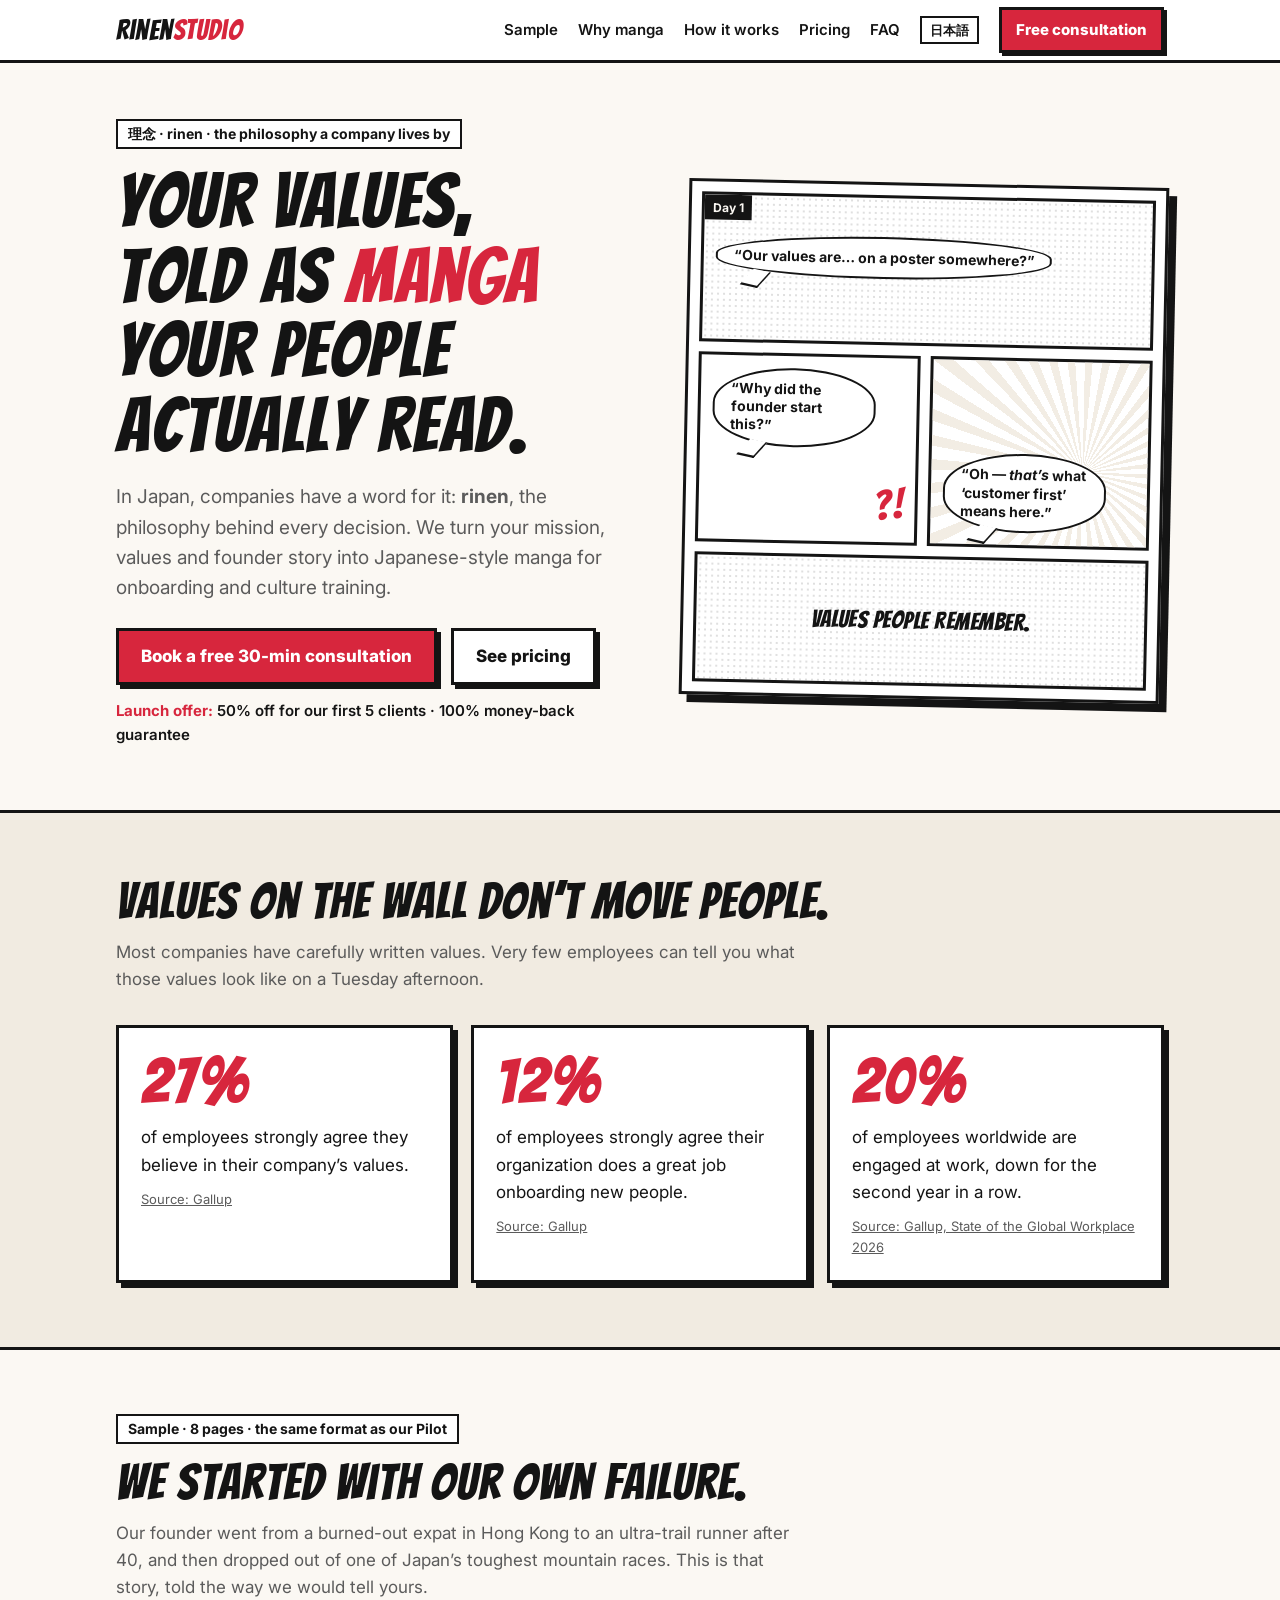
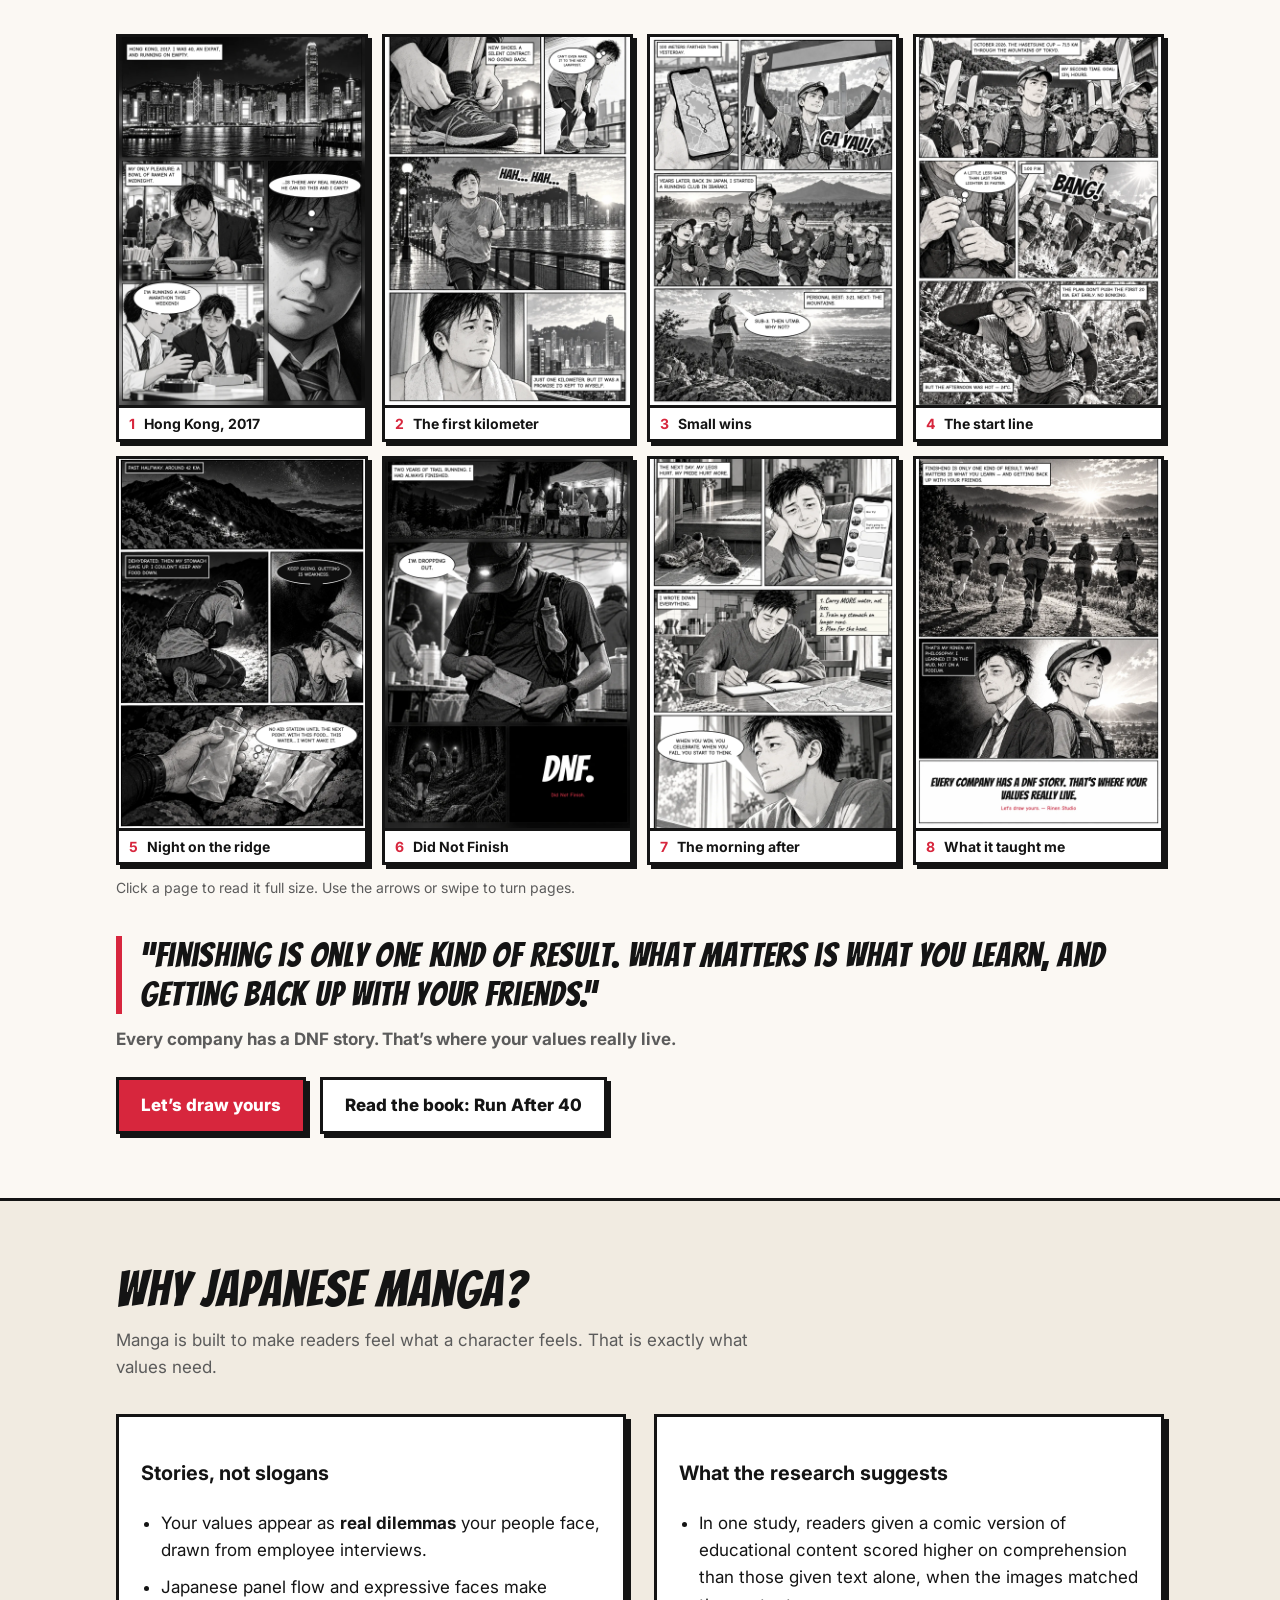
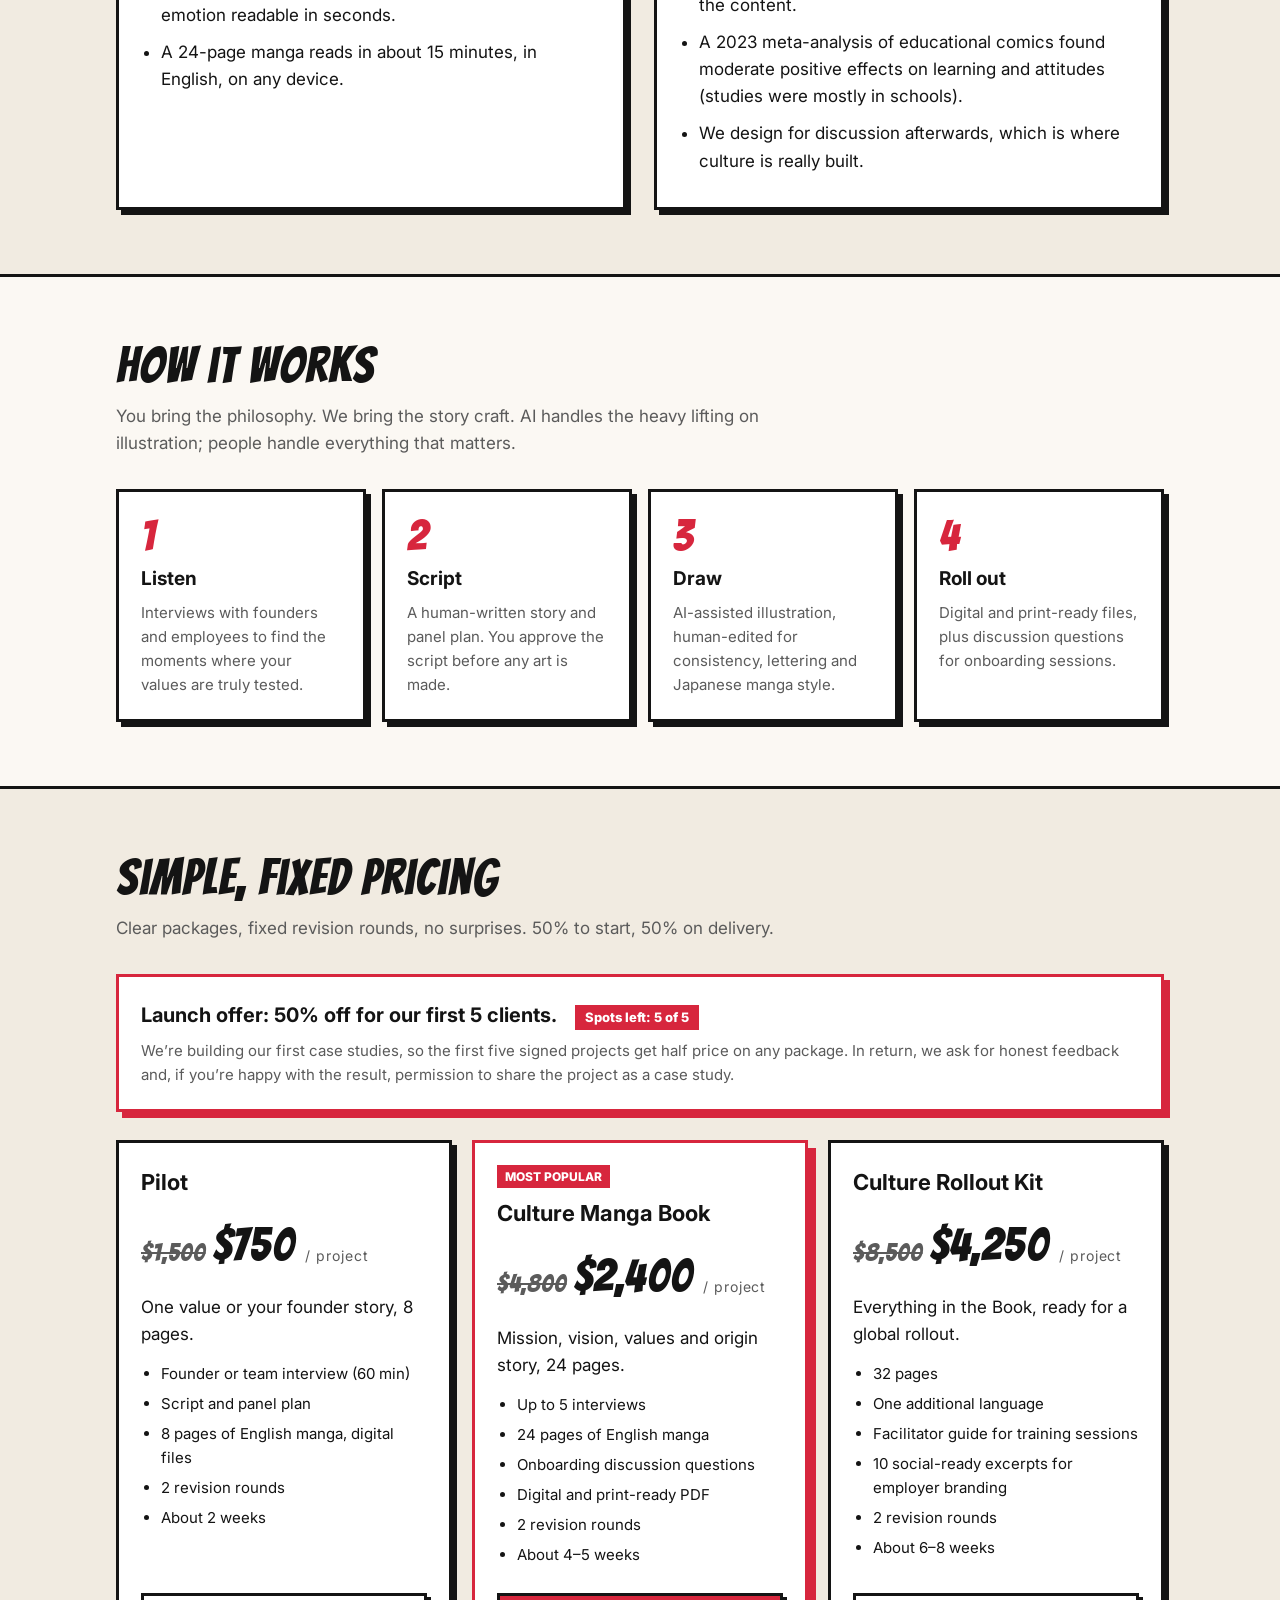
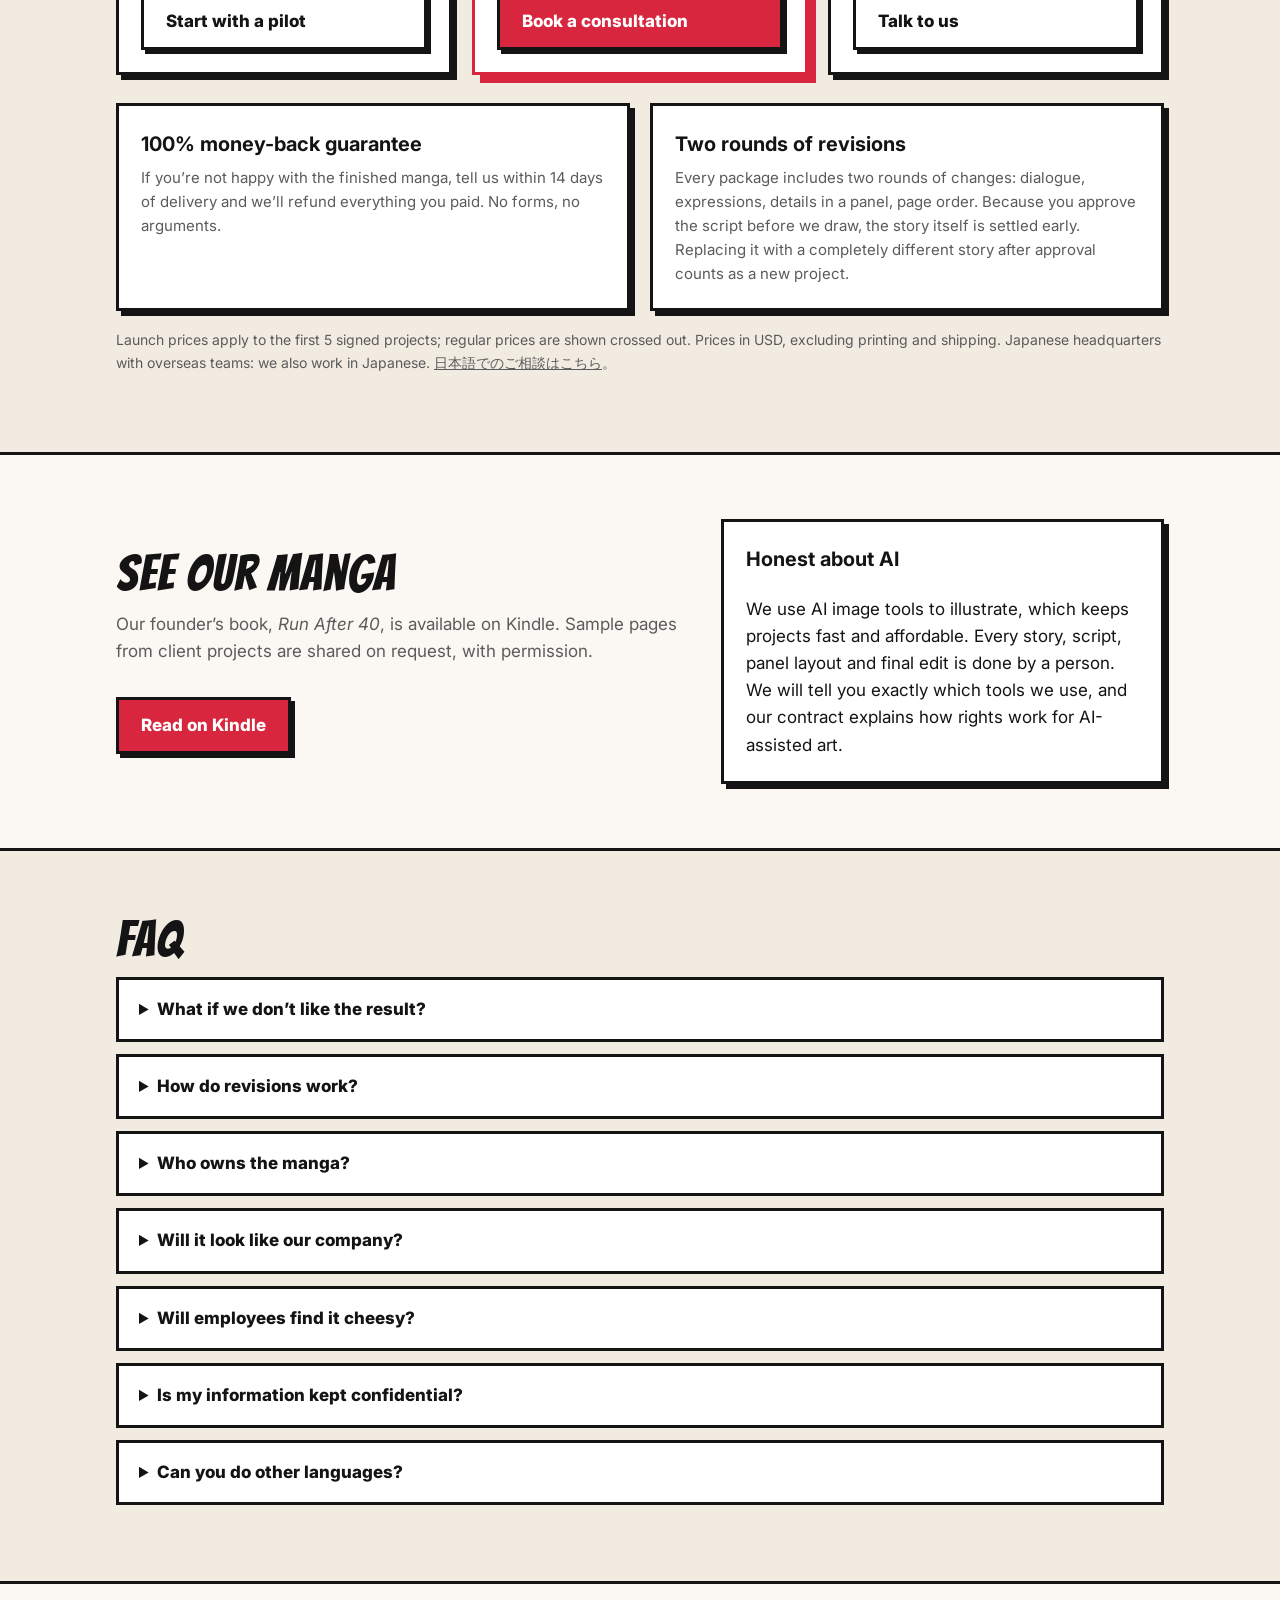
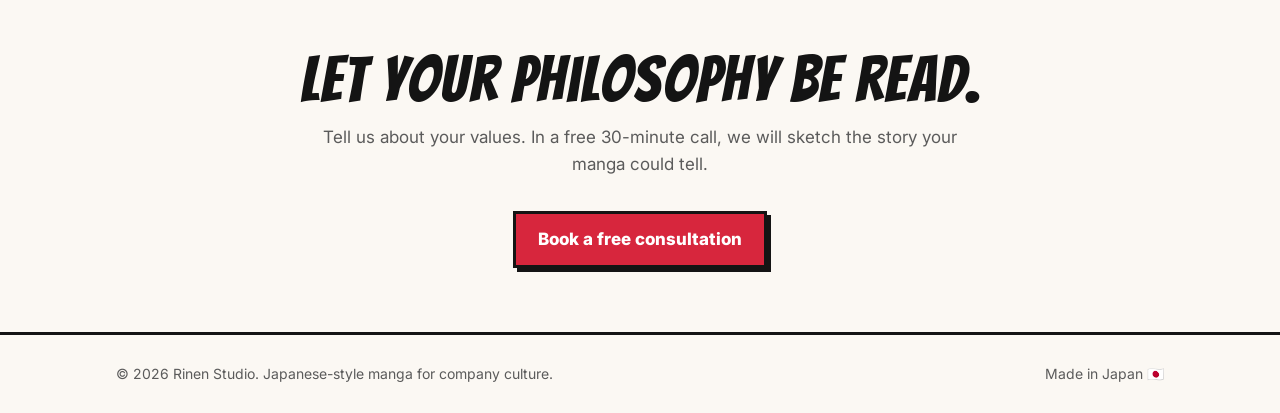
<file: 理念マンガ海外事業/lp/index.html>
<!doctype html>
<html lang="en">
<head>
<meta charset="utf-8">
<meta name="viewport" content="width=device-width, initial-scale=1">
<title>Rinen Studio</title>
<meta name="description" content="Rinen Studio turns your mission, values and founder story into Japanese-style manga for onboarding and culture training.">
<meta property="og:title" content="Rinen Studio — Your company philosophy, as manga">
<meta property="og:description" content="Japanese-style manga that helps employees understand, remember and talk about your values.">
<meta property="og:type" content="website">
<link rel="alternate" hreflang="en" href="./">
<link rel="alternate" hreflang="ja" href="ja/">
<link rel="preconnect" href="https://fonts.googleapis.com">
<link rel="preconnect" href="https://fonts.gstatic.com" crossorigin>
<link href="https://fonts.googleapis.com/css2?family=Bangers&family=Inter:wght@400;600;800&display=swap" rel="stylesheet">
<style>
  /* ==== Replace these two links before publishing ==== */
  /* FORM_URL  : your external form (Google Forms, Tally, etc.) */
  /* KINDLE_URL: done (Run After 40, ASIN B0HKTXT48H)            */

  :root {
    --bg: #fbf8f3;
    --surface: #ffffff;
    --ink: #141414;
    --muted: #5b5b5b;
    --line: #141414;
    --accent: #d7263d;
    --accent-ink: #ffffff;
    --soft: #f1ebe1;
    --tone: radial-gradient(#14141422 1px, transparent 1.2px);
  }
  @media (prefers-color-scheme: dark) {
    :root:not([data-theme="light"]) {
      --bg: #121212;
      --surface: #1c1c1c;
      --ink: #f2efe9;
      --muted: #b4b0a8;
      --line: #f2efe9;
      --accent: #ff4d5e;
      --accent-ink: #121212;
      --soft: #24221f;
      --tone: radial-gradient(#f2efe922 1px, transparent 1.2px);
    }
  }
  :root[data-theme="dark"] {
    --bg: #121212;
    --surface: #1c1c1c;
    --ink: #f2efe9;
    --muted: #b4b0a8;
    --line: #f2efe9;
    --accent: #ff4d5e;
    --accent-ink: #121212;
    --soft: #24221f;
    --tone: radial-gradient(#f2efe922 1px, transparent 1.2px);
  }

  * { box-sizing: border-box; }
  html { scroll-behavior: smooth; }
  body {
    margin: 0;
    background: var(--bg);
    color: var(--ink);
    font: 17px/1.6 Inter, system-ui, -apple-system, "Segoe UI", sans-serif;
  }
  a { color: inherit; }
  .wrap { max-width: 1080px; margin: 0 auto; padding: 0 16px; }
  .display { font-family: Bangers, Impact, sans-serif; letter-spacing: .02em; font-weight: 400; }

  /* Header */
  header { border-bottom: 3px solid var(--line); background: var(--surface); position: sticky; top: 0; z-index: 10; }
  header .wrap { display: flex; align-items: center; justify-content: space-between; height: 60px; }
  .logo { font-size: 28px; text-decoration: none; }
  .logo span { color: var(--accent); }
  nav a { margin-left: 20px; text-decoration: none; font-weight: 600; font-size: 15px; }
  nav a:hover { color: var(--accent); }
  nav { display: flex; align-items: center; }
  nav a { white-space: nowrap; }
  .lang { border: 2px solid var(--line); padding: 2px 8px; font-size: 13px; }
  @media (max-width: 720px) { nav a:not(.btn):not(.lang) { display: none; } nav a { margin-left: 10px; } nav .btn { font-size: 13px; padding: 6px 10px; } .logo { font-size: 22px; } }

  .btn {
    display: inline-block; background: var(--accent); color: var(--accent-ink);
    border: 3px solid var(--line); padding: 12px 22px; font-weight: 800; text-decoration: none;
    box-shadow: 4px 4px 0 var(--line); transition: transform .1s, box-shadow .1s;
  }
  .btn:hover { transform: translate(-2px, -2px); box-shadow: 6px 6px 0 var(--line); }
  nav .btn { padding: 8px 14px; box-shadow: 3px 3px 0 var(--line); }
  .btn.ghost { background: var(--surface); color: var(--ink); }

  /* Hero: manga page layout */
  .hero { padding: 56px 0 48px; }
  .hero-grid { display: grid; grid-template-columns: 1.1fr 1fr; gap: 40px; align-items: center; }
  @media (max-width: 860px) { .hero-grid { grid-template-columns: 1fr; } }
  .kicker { display: inline-block; border: 2px solid var(--line); padding: 2px 10px; font-weight: 700; font-size: 14px; background: var(--surface); }
  h1 { font-size: clamp(44px, 7vw, 76px); line-height: .98; margin: 16px 0; }
  h1 em { font-style: normal; color: var(--accent); }
  .lead { font-size: 19px; color: var(--muted); max-width: 34em; }
  .cta-row { display: flex; gap: 14px; flex-wrap: wrap; margin-top: 24px; }

  .page {
    display: grid; grid-template-columns: 1fr 1fr; grid-template-rows: 150px 190px 130px; gap: 10px;
    border: 3px solid var(--line); padding: 10px; background: var(--surface); transform: rotate(1.2deg);
    box-shadow: 8px 8px 0 var(--line);
  }
  .panel { border: 3px solid var(--line); position: relative; overflow: hidden; background: var(--surface); padding: 12px; }
  .panel.tone { background-image: var(--tone); background-size: 6px 6px; }
  .p1 { grid-column: 1 / 3; }
  .p4 { grid-column: 1 / 3; }
  .bubble {
    background: var(--surface); border: 2.5px solid var(--line); border-radius: 50% / 45%;
    padding: 10px 16px; font-weight: 700; font-size: 14px; line-height: 1.3; display: inline-block; max-width: 85%;
    position: relative;
  }
  .bubble::after {
    content: ""; position: absolute; bottom: -12px; left: 28px; width: 18px; height: 14px;
    background: var(--surface); border-right: 2.5px solid var(--line); border-bottom: 2.5px solid var(--line);
    transform: skewX(-35deg) rotate(10deg);
  }
  .caption { position: absolute; top: 0; left: 0; background: var(--ink); color: var(--bg); font-size: 12px; font-weight: 700; padding: 3px 8px; }
  .sfx { position: absolute; right: 10px; bottom: 6px; font-size: 40px; color: var(--accent); transform: rotate(-8deg); }
  .speed { position: absolute; inset: 0; background: repeating-conic-gradient(from 0deg at 70% 60%, var(--soft) 0 4deg, transparent 4deg 9deg); opacity: .9; }
  .p3 .bubble, .p4 .bubble { position: relative; z-index: 1; }
  .p3 { display: flex; align-items: flex-end; }
  .p4 { display: flex; align-items: center; justify-content: center; text-align: center; }
  .p4 strong { font-size: 24px; position: relative; z-index: 1; }

  /* Sections */
  section { padding: 64px 0; }
  section.alt { background: var(--soft); border-top: 3px solid var(--line); border-bottom: 3px solid var(--line); }
  h2 { font-size: clamp(34px, 5vw, 50px); line-height: 1; margin: 0 0 12px; }
  .sub { color: var(--muted); max-width: 40em; margin: 0 0 32px; }

  .stats { display: grid; grid-template-columns: repeat(3, 1fr); gap: 18px; }
  @media (max-width: 760px) { .stats { grid-template-columns: 1fr; } }
  .card { background: var(--surface); border: 3px solid var(--line); padding: 22px; box-shadow: 5px 5px 0 var(--line); }
  .stat { font-size: 64px; line-height: 1; color: var(--accent); }
  .card p { margin: 10px 0 0; }
  .src { font-size: 13px; color: var(--muted); margin-top: 10px; display: block; }

  .two { display: grid; grid-template-columns: 1fr 1fr; gap: 28px; }
  @media (max-width: 760px) { .two { grid-template-columns: 1fr; } }
  .two ul { padding-left: 20px; margin: 0; }
  .two li { margin-bottom: 10px; }

  .steps { display: grid; grid-template-columns: repeat(4, 1fr); gap: 16px; counter-reset: s; }
  @media (max-width: 860px) { .steps { grid-template-columns: 1fr 1fr; } }
  @media (max-width: 520px) { .steps { grid-template-columns: 1fr; } }
  .step { counter-increment: s; }
  .step::before { content: counter(s); font-family: Bangers, Impact, sans-serif; font-size: 44px; color: var(--accent); line-height: 1; display: block; }
  .step h3 { margin: 6px 0 6px; font-size: 19px; }
  .step p { margin: 0; color: var(--muted); font-size: 15px; }

  .plans { display: grid; grid-template-columns: repeat(3, 1fr); gap: 20px; align-items: stretch; }
  @media (max-width: 860px) { .plans { grid-template-columns: 1fr; } }
  .plan { display: flex; flex-direction: column; }
  .plan.featured { border-color: var(--accent); box-shadow: 8px 8px 0 var(--accent); }
  .plan .tag { align-self: flex-start; background: var(--accent); color: var(--accent-ink); font-size: 12px; font-weight: 800; padding: 2px 8px; margin-bottom: 8px; }
  .plan h3 { margin: 0; font-size: 22px; }
  .price { font-size: 46px; margin: 8px 0 2px; }
  .price small { font-family: Inter, sans-serif; font-size: 14px; color: var(--muted); }
  .plan ul { padding-left: 20px; margin: 14px 0 20px; flex: 1; }
  .plan li { margin-bottom: 6px; font-size: 15px; }
  .note { font-size: 14px; color: var(--muted); margin-top: 18px; }
  .was { font-size: .55em; color: var(--muted); text-decoration: line-through; margin-right: 6px; }
  .launch { border-color: var(--accent); box-shadow: 6px 6px 0 var(--accent); margin-bottom: 28px; display: flex; flex-wrap: wrap; gap: 8px 18px; align-items: baseline; }
  .launch strong { font-size: 20px; }
  .launch .spots { background: var(--accent); color: var(--accent-ink); font-weight: 800; font-size: 13px; padding: 2px 10px; }
  .launch p { margin: 0; flex-basis: 100%; color: var(--muted); font-size: 15px; }
  .promise { display: grid; grid-template-columns: 1fr 1fr; gap: 20px; margin-top: 28px; }
  @media (max-width: 760px) { .promise { grid-template-columns: 1fr; } }
  .promise h3 { margin: 0 0 6px; font-size: 20px; }
  .promise p { margin: 0; font-size: 15px; color: var(--muted); }
  .hero-offer { margin-top: 14px; font-size: 15px; font-weight: 600; }
  .hero-offer b { color: var(--accent); }

  .sample-grid { display: grid; grid-template-columns: repeat(4, 1fr); gap: 14px; }
  @media (max-width: 760px) { .sample-grid { grid-template-columns: repeat(2, 1fr); } }
  .sp {
    margin: 0; position: relative; border: 3px solid var(--line); overflow: hidden;
    background: var(--surface); box-shadow: 4px 4px 0 var(--line); display: flex; flex-direction: column;
  }
  .sp::before { content: "Coming soon"; aspect-ratio: 2 / 3; display: grid; place-items: center; font-family: Bangers, Impact, sans-serif; font-size: 22px; color: var(--muted); background: var(--tone); background-size: 6px 6px; }
  .sp:has(img)::before { display: none; }
  .sp img { display: block; width: 100%; aspect-ratio: 2 / 3; object-fit: cover; }
  .sp:has(img) { cursor: zoom-in; transition: transform .1s, box-shadow .1s; }
  .sp:has(img):hover, .sp:has(img):focus-visible { transform: translate(-2px, -2px); box-shadow: 6px 6px 0 var(--line); outline: none; }
  .sp figcaption { border-top: 3px solid var(--line); padding: 6px 10px; font-weight: 700; font-size: 14px; line-height: 1.4; }
  .sp figcaption b { color: var(--accent); margin-right: 6px; }
  .read-hint { font-size: 14px; color: var(--muted); margin: 12px 0 0; }

  /* Reader (click a page to read it full size) */
  .reader { padding: 0; border: 0; background: transparent; max-width: none; max-height: none; width: 100vw; height: 100dvh; margin: 0; }
  .reader::backdrop { background: rgba(10, 10, 10, .92); }
  .reader-inner { position: relative; width: 100%; height: 100%; display: flex; flex-direction: column; align-items: center; justify-content: center; gap: 10px; padding: 52px 64px 16px; box-sizing: border-box; }
  .reader img { max-width: 100%; max-height: calc(100dvh - 110px); width: auto; height: auto; border: 3px solid #f2efe9; background: #fff; touch-action: pan-y pinch-zoom; }
  .reader-count { color: #f2efe9; font-weight: 700; font-size: 14px; }
  .reader button { position: absolute; background: #f2efe9; color: #141414; border: 3px solid #141414; font: 800 22px/1 system-ui, sans-serif; width: 48px; height: 48px; cursor: pointer; box-shadow: 3px 3px 0 #d7263d; }
  .reader button:hover { background: #fff; }
  .reader button:disabled { opacity: .35; cursor: default; }
  .reader .r-close { top: 10px; right: 10px; }
  .reader .r-prev { left: 8px; top: 50%; transform: translateY(-50%); }
  .reader .r-next { right: 8px; top: 50%; transform: translateY(-50%); }
  @media (max-width: 600px) {
    .reader-inner { padding: 56px 8px 72px; }
    .reader img { max-height: calc(100dvh - 140px); }
    .reader .r-prev, .reader .r-next { top: auto; bottom: 12px; transform: none; }
    .reader .r-prev { left: calc(50% - 60px); }
    .reader .r-next { right: calc(50% - 60px); }
  }
  .pull { font-size: clamp(24px, 3.4vw, 34px); line-height: 1.15; margin: 36px 0 12px; padding-left: 18px; border-left: 6px solid var(--accent); }

  .portfolio { display: grid; grid-template-columns: 1.3fr 1fr; gap: 28px; align-items: center; }
  @media (max-width: 760px) { .portfolio { grid-template-columns: 1fr; } }

  details { background: var(--surface); border: 3px solid var(--line); padding: 16px 20px; margin-bottom: 12px; }
  summary { font-weight: 800; cursor: pointer; }
  details p { margin: 10px 0 0; color: var(--muted); }

  .final { text-align: center; }
  .final h2 { font-size: clamp(40px, 6vw, 64px); }
  footer { border-top: 3px solid var(--line); padding: 28px 0; font-size: 14px; color: var(--muted); }
  footer .wrap { display: flex; justify-content: space-between; flex-wrap: wrap; gap: 10px; }
</style>
</head>
<body>

<header>
  <div class="wrap">
    <a class="logo display" href="#top">Rinen<span>Studio</span></a>
    <nav>
      <a href="#sample">Sample</a>
      <a href="#why">Why manga</a>
      <a href="#how">How it works</a>
      <a href="#pricing">Pricing</a>
      <a href="#faq">FAQ</a>
      <a class="lang" href="ja/" hreflang="ja" lang="ja">日本語</a>
      <a class="btn" href="FORM_URL" target="_blank" rel="noopener">Free consultation</a>
    </nav>
  </div>
</header>

<main id="top">
  <!-- HERO -->
  <div class="hero">
    <div class="wrap hero-grid">
      <div>
        <span class="kicker">理念 · rinen · the philosophy a company lives by</span>
        <h1 class="display">Your values,<br>told as <em>manga</em><br>your people actually read.</h1>
        <p class="lead">In Japan, companies have a word for it: <strong>rinen</strong>, the philosophy behind every decision. We turn your mission, values and founder story into Japanese-style manga for onboarding and culture training.</p>
        <div class="cta-row">
          <a class="btn" href="FORM_URL" target="_blank" rel="noopener">Book a free 30-min consultation</a>
          <a class="btn ghost" href="#pricing">See pricing</a>
        </div>
        <p class="hero-offer"><b>Launch offer:</b> 50% off for our first 5 clients · 100% money-back guarantee</p>
      </div>
      <div class="page" aria-hidden="true">
        <div class="panel p1 tone"><span class="caption">Day 1</span><br><span class="bubble">“Our values are… on a poster somewhere?”</span></div>
        <div class="panel p2"><span class="bubble">“Why did the founder start this?”</span><span class="sfx display">?!</span></div>
        <div class="panel p3"><div class="speed"></div><span class="bubble">“Oh — <em>that’s</em> what ‘customer first’ means here.”</span></div>
        <div class="panel p4 tone"><strong class="display">Values people remember.</strong></div>
      </div>
    </div>
  </div>

  <!-- PROBLEM -->
  <section class="alt" id="problem">
    <div class="wrap">
      <h2 class="display">Values on the wall don’t move people.</h2>
      <p class="sub">Most companies have carefully written values. Very few employees can tell you what those values look like on a Tuesday afternoon.</p>
      <div class="stats">
        <div class="card">
          <div class="stat display">27%</div>
          <p>of employees strongly agree they believe in their company’s values.</p>
          <a class="src" href="https://www.gallup.com/workplace/243434/time-core-values-audit.aspx" target="_blank" rel="noopener">Source: Gallup</a>
        </div>
        <div class="card">
          <div class="stat display">12%</div>
          <p>of employees strongly agree their organization does a great job onboarding new people.</p>
          <a class="src" href="https://www.gallup.com/workplace/247172/problems-onboarding-program.aspx" target="_blank" rel="noopener">Source: Gallup</a>
        </div>
        <div class="card">
          <div class="stat display">20%</div>
          <p>of employees worldwide are engaged at work, down for the second year in a row.</p>
          <a class="src" href="https://www.gallup.com/file/workplace/712607/SOGW_Global-Press-Release-2026-04.pdf" target="_blank" rel="noopener">Source: Gallup, State of the Global Workplace 2026</a>
        </div>
      </div>
    </div>
  </section>

  <!-- SAMPLE: founder's own story -->
  <section id="sample">
    <div class="wrap">
      <span class="kicker">Sample · 8 pages · the same format as our Pilot</span>
      <h2 class="display" style="margin-top:14px">We started with our own failure.</h2>
      <p class="sub">Our founder went from a burned-out expat in Hong Kong to an ultra-trail runner after 40, and then dropped out of one of Japan’s toughest mountain races. This is that story, told the way we would tell yours.</p>
      <div class="sample-grid">
        <figure class="sp"><img src="sample/p1.webp" alt="Page 1: Hong Kong, 2017" loading="lazy" onerror="this.remove()"><figcaption><b>1</b> Hong Kong, 2017</figcaption></figure>
        <figure class="sp"><img src="sample/p2.webp" alt="Page 2: The first kilometer" loading="lazy" onerror="this.remove()"><figcaption><b>2</b> The first kilometer</figcaption></figure>
        <figure class="sp"><img src="sample/p3.webp" alt="Page 3: Small wins" loading="lazy" onerror="this.remove()"><figcaption><b>3</b> Small wins</figcaption></figure>
        <figure class="sp"><img src="sample/p4.webp" alt="Page 4: The start line" loading="lazy" onerror="this.remove()"><figcaption><b>4</b> The start line</figcaption></figure>
        <figure class="sp"><img src="sample/p5.webp" alt="Page 5: Night on the ridge" loading="lazy" onerror="this.remove()"><figcaption><b>5</b> Night on the ridge</figcaption></figure>
        <figure class="sp"><img src="sample/p6.webp" alt="Page 6: Did Not Finish" loading="lazy" onerror="this.remove()"><figcaption><b>6</b> Did Not Finish</figcaption></figure>
        <figure class="sp"><img src="sample/p7.webp" alt="Page 7: The morning after" loading="lazy" onerror="this.remove()"><figcaption><b>7</b> The morning after</figcaption></figure>
        <figure class="sp"><img src="sample/p8.webp" alt="Page 8: What it taught me" loading="lazy" onerror="this.remove()"><figcaption><b>8</b> What it taught me</figcaption></figure>
      </div>
      <p class="read-hint">Click a page to read it full size. Use the arrows or swipe to turn pages.</p>
      <blockquote class="pull display">“Finishing is only one kind of result. What matters is what you learn, and getting back up with your friends.”</blockquote>
      <p class="sub" style="margin-bottom:0"><strong>Every company has a DNF story. That’s where your values really live.</strong></p>
      <div class="cta-row">
        <a class="btn" href="FORM_URL" target="_blank" rel="noopener">Let’s draw yours</a>
        <a class="btn ghost" href="https://www.amazon.com/dp/B0HKTXT48H" target="_blank" rel="noopener">Read the book: Run After 40</a>
      </div>
    </div>
  </section>

  <!-- WHY MANGA -->
  <section class="alt" id="why">
    <div class="wrap">
      <h2 class="display">Why Japanese manga?</h2>
      <p class="sub">Manga is built to make readers feel what a character feels. That is exactly what values need.</p>
      <div class="two">
        <div class="card">
          <h3>Stories, not slogans</h3>
          <ul>
            <li>Your values appear as <strong>real dilemmas</strong> your people face, drawn from employee interviews.</li>
            <li>Japanese panel flow and expressive faces make emotion readable in seconds.</li>
            <li>A 24-page manga reads in about 15 minutes, in English, on any device.</li>
          </ul>
        </div>
        <div class="card">
          <h3>What the research suggests</h3>
          <ul>
            <li>In one study, readers given a comic version of educational content scored higher on comprehension than those given text alone, when the images matched the content.</li>
            <li>A 2023 meta-analysis of educational comics found moderate positive effects on learning and attitudes (studies were mostly in schools).</li>
            <li>We design for discussion afterwards, which is where culture is really built.</li>
          </ul>
        </div>
      </div>
    </div>
  </section>

  <!-- HOW IT WORKS -->
  <section id="how">
    <div class="wrap">
      <h2 class="display">How it works</h2>
      <p class="sub">You bring the philosophy. We bring the story craft. AI handles the heavy lifting on illustration; people handle everything that matters.</p>
      <div class="steps">
        <div class="card step"><h3>Listen</h3><p>Interviews with founders and employees to find the moments where your values are truly tested.</p></div>
        <div class="card step"><h3>Script</h3><p>A human-written story and panel plan. You approve the script before any art is made.</p></div>
        <div class="card step"><h3>Draw</h3><p>AI-assisted illustration, human-edited for consistency, lettering and Japanese manga style.</p></div>
        <div class="card step"><h3>Roll out</h3><p>Digital and print-ready files, plus discussion questions for onboarding sessions.</p></div>
      </div>
    </div>
  </section>

  <!-- PRICING -->
  <section class="alt" id="pricing">
    <div class="wrap">
      <h2 class="display">Simple, fixed pricing</h2>
      <p class="sub">Clear packages, fixed revision rounds, no surprises. 50% to start, 50% on delivery.</p>
      <div class="card launch">
        <strong>Launch offer: 50% off for our first 5 clients.</strong>
        <span class="spots">Spots left: 5 of 5</span>
        <p>We’re building our first case studies, so the first five signed projects get half price on any package. In return, we ask for honest feedback and, if you’re happy with the result, permission to share the project as a case study.</p>
      </div>
      <div class="plans">
        <div class="card plan">
          <h3>Pilot</h3>
          <div class="price display"><s class="was">$1,500</s>$750 <small>/ project</small></div>
          <p>One value or your founder story, 8 pages.</p>
          <ul>
            <li>Founder or team interview (60 min)</li>
            <li>Script and panel plan</li>
            <li>8 pages of English manga, digital files</li>
            <li>2 revision rounds</li>
            <li>About 2 weeks</li>
          </ul>
          <a class="btn ghost" href="FORM_URL" target="_blank" rel="noopener">Start with a pilot</a>
        </div>
        <div class="card plan featured">
          <span class="tag">MOST POPULAR</span>
          <h3>Culture Manga Book</h3>
          <div class="price display"><s class="was">$4,800</s>$2,400 <small>/ project</small></div>
          <p>Mission, vision, values and origin story, 24 pages.</p>
          <ul>
            <li>Up to 5 interviews</li>
            <li>24 pages of English manga</li>
            <li>Onboarding discussion questions</li>
            <li>Digital and print-ready PDF</li>
            <li>2 revision rounds</li>
            <li>About 4–5 weeks</li>
          </ul>
          <a class="btn" href="FORM_URL" target="_blank" rel="noopener">Book a consultation</a>
        </div>
        <div class="card plan">
          <h3>Culture Rollout Kit</h3>
          <div class="price display"><s class="was">$8,500</s>$4,250 <small>/ project</small></div>
          <p>Everything in the Book, ready for a global rollout.</p>
          <ul>
            <li>32 pages</li>
            <li>One additional language</li>
            <li>Facilitator guide for training sessions</li>
            <li>10 social-ready excerpts for employer branding</li>
            <li>2 revision rounds</li>
            <li>About 6–8 weeks</li>
          </ul>
          <a class="btn ghost" href="FORM_URL" target="_blank" rel="noopener">Talk to us</a>
        </div>
      </div>
      <div class="promise">
        <div class="card">
          <h3>100% money-back guarantee</h3>
          <p>If you’re not happy with the finished manga, tell us within 14 days of delivery and we’ll refund everything you paid. No forms, no arguments.</p>
        </div>
        <div class="card">
          <h3>Two rounds of revisions</h3>
          <p>Every package includes two rounds of changes: dialogue, expressions, details in a panel, page order. Because you approve the script before we draw, the story itself is settled early. Replacing it with a completely different story after approval counts as a new project.</p>
        </div>
      </div>
      <p class="note">Launch prices apply to the first 5 signed projects; regular prices are shown crossed out. Prices in USD, excluding printing and shipping. Japanese headquarters with overseas teams: we also work in Japanese. <a href="ja/" lang="ja">日本語でのご相談はこちら</a>。</p>
    </div>
  </section>

  <!-- PORTFOLIO -->
  <section id="work">
    <div class="wrap portfolio">
      <div>
        <h2 class="display">See our manga</h2>
        <p class="sub">Our founder’s book, <em>Run After 40</em>, is available on Kindle. Sample pages from client projects are shared on request, with permission.</p>
        <a class="btn" href="https://www.amazon.com/dp/B0HKTXT48H" target="_blank" rel="noopener">Read on Kindle</a>
      </div>
      <div class="card">
        <h3 style="margin-top:0">Honest about AI</h3>
        <p>We use AI image tools to illustrate, which keeps projects fast and affordable. Every story, script, panel layout and final edit is done by a person. We will tell you exactly which tools we use, and our contract explains how rights work for AI-assisted art.</p>
      </div>
    </div>
  </section>

  <!-- FAQ -->
  <section class="alt" id="faq">
    <div class="wrap">
      <h2 class="display">FAQ</h2>
      <details>
        <summary>What if we don’t like the result?</summary>
        <p>You get your money back. Tell us within 14 days of delivery and we refund 100% of what you paid. We only ask that you don’t use the files after a refund.</p>
      </details>
      <details>
        <summary>How do revisions work?</summary>
        <p>You get two rounds of revisions after the art is drawn, for things like dialogue, facial expressions, small details in a panel or the order of pages. Before any drawing starts, you review and approve the script, and you can change it as much as you need at that stage. What we can’t do within the price is swap the approved story for a completely different one after the art is done; we’d quote that as a new project.</p>
      </details>
      <details>
        <summary>Who owns the manga?</summary>
        <p>You do, to the fullest extent the law allows. We transfer rights to everything people create: the story, script, panel layout and edits. Under current US Copyright Office guidance, purely AI-generated images may not be protected by copyright on their own. We explain this clearly in the contract before you sign.</p>
      </details>
      <details>
        <summary>Will it look like our company?</summary>
        <p>Yes. We base characters and scenes on your workplace (office, factory floor, store, field) and your real situations. We never copy existing manga characters or depict real people without written consent.</p>
      </details>
      <details>
        <summary>Will employees find it cheesy?</summary>
        <p>Not if it is honest. We build stories from real employee interviews, with characters who struggle and make mistakes, rather than perfect heroes reciting slogans.</p>
      </details>
      <details>
        <summary>Is my information kept confidential?</summary>
        <p>Yes. We sign an NDA on request and only put your materials into AI tools with your consent.</p>
      </details>
      <details>
        <summary>Can you do other languages?</summary>
        <p>English is standard. The Rollout Kit includes one more language, and Japanese is always available.</p>
      </details>
    </div>
  </section>

  <!-- FINAL CTA -->
  <section class="final">
    <div class="wrap">
      <h2 class="display">Let your philosophy be read.</h2>
      <p class="sub" style="margin-left:auto;margin-right:auto">Tell us about your values. In a free 30-minute call, we will sketch the story your manga could tell.</p>
      <a class="btn" href="FORM_URL" target="_blank" rel="noopener">Book a free consultation</a>
    </div>
  </section>
</main>

<footer>
  <div class="wrap">
    <span>© 2026 Rinen Studio. Japanese-style manga for company culture.</span>
    <span>Made in Japan 🇯🇵</span>
  </div>
</footer>


<dialog class="reader" id="reader" aria-label="Sample manga reader">
  <div class="reader-inner">
    <img id="reader-img" alt="">
    <span class="reader-count" id="reader-count" aria-live="polite"></span>
    <button type="button" class="r-close" aria-label="Close">×</button>
    <button type="button" class="r-prev" aria-label="Previous page">‹</button>
    <button type="button" class="r-next" aria-label="Next page">›</button>
  </div>
</dialog>
<script>
(() => {
  const dlg = document.getElementById("reader");
  const img = document.getElementById("reader-img");
  const count = document.getElementById("reader-count");
  const prev = dlg.querySelector(".r-prev"), next = dlg.querySelector(".r-next");
  if (!dlg.showModal) return;
  const pages = () => [...document.querySelectorAll(".sp img")];
  let i = 0, x0 = null;
  function show(n) {
    const list = pages();
    if (!list.length) return;
    i = Math.max(0, Math.min(n, list.length - 1));
    img.src = list[i].currentSrc || list[i].src;
    img.alt = list[i].alt;
    count.textContent = (i + 1) + " / " + list.length;
    prev.disabled = i === 0;
    next.disabled = i === list.length - 1;
    if (list[i + 1]) new Image().src = list[i + 1].src;
  }
  document.querySelectorAll(".sp").forEach((fig) => {
    const open = () => {
      const list = pages(), im = fig.querySelector("img");
      if (!im) return;
      show(list.indexOf(im));
      dlg.showModal();
    };
    if (fig.querySelector("img")) {
      fig.tabIndex = 0;
      fig.setAttribute("role", "button");
      fig.setAttribute("aria-label", "Read full size: " + fig.querySelector("img").alt);
    }
    fig.addEventListener("click", open);
    fig.addEventListener("keydown", (e) => { if (e.key === "Enter" || e.key === " ") { e.preventDefault(); open(); } });
  });
  prev.addEventListener("click", () => show(i - 1));
  next.addEventListener("click", () => show(i + 1));
  dlg.querySelector(".r-close").addEventListener("click", () => dlg.close());
  dlg.addEventListener("click", (e) => { if (e.target === dlg || e.target.classList.contains("reader-inner")) dlg.close(); });
  dlg.addEventListener("keydown", (e) => {
    if (e.key === "ArrowRight") show(i + 1);
    if (e.key === "ArrowLeft") show(i - 1);
  });
  img.addEventListener("pointerdown", (e) => { x0 = e.clientX; });
  img.addEventListener("pointerup", (e) => {
    if (x0 === null) return;
    const dx = e.clientX - x0; x0 = null;
    if (Math.abs(dx) > 40) show(i + (dx < 0 ? 1 : -1));
  });
})();
</script>

</body>
</html>
</file>
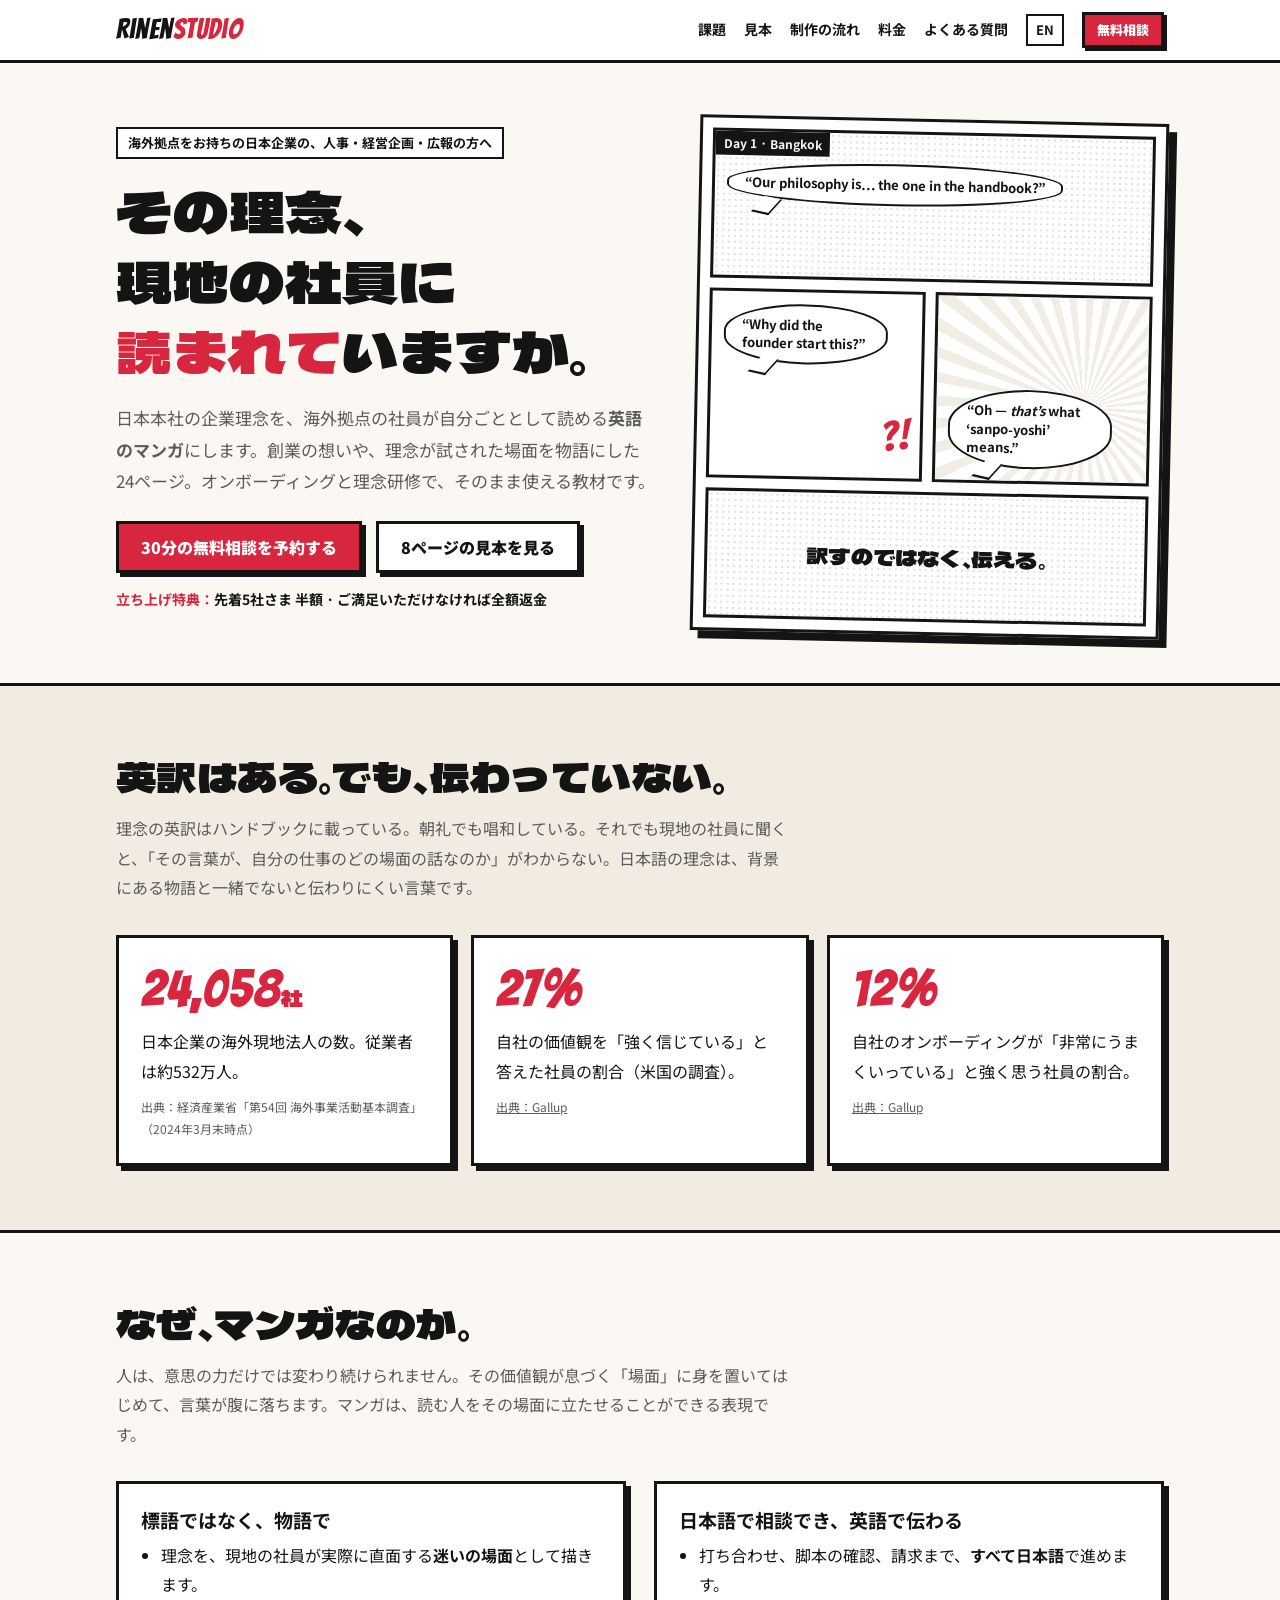
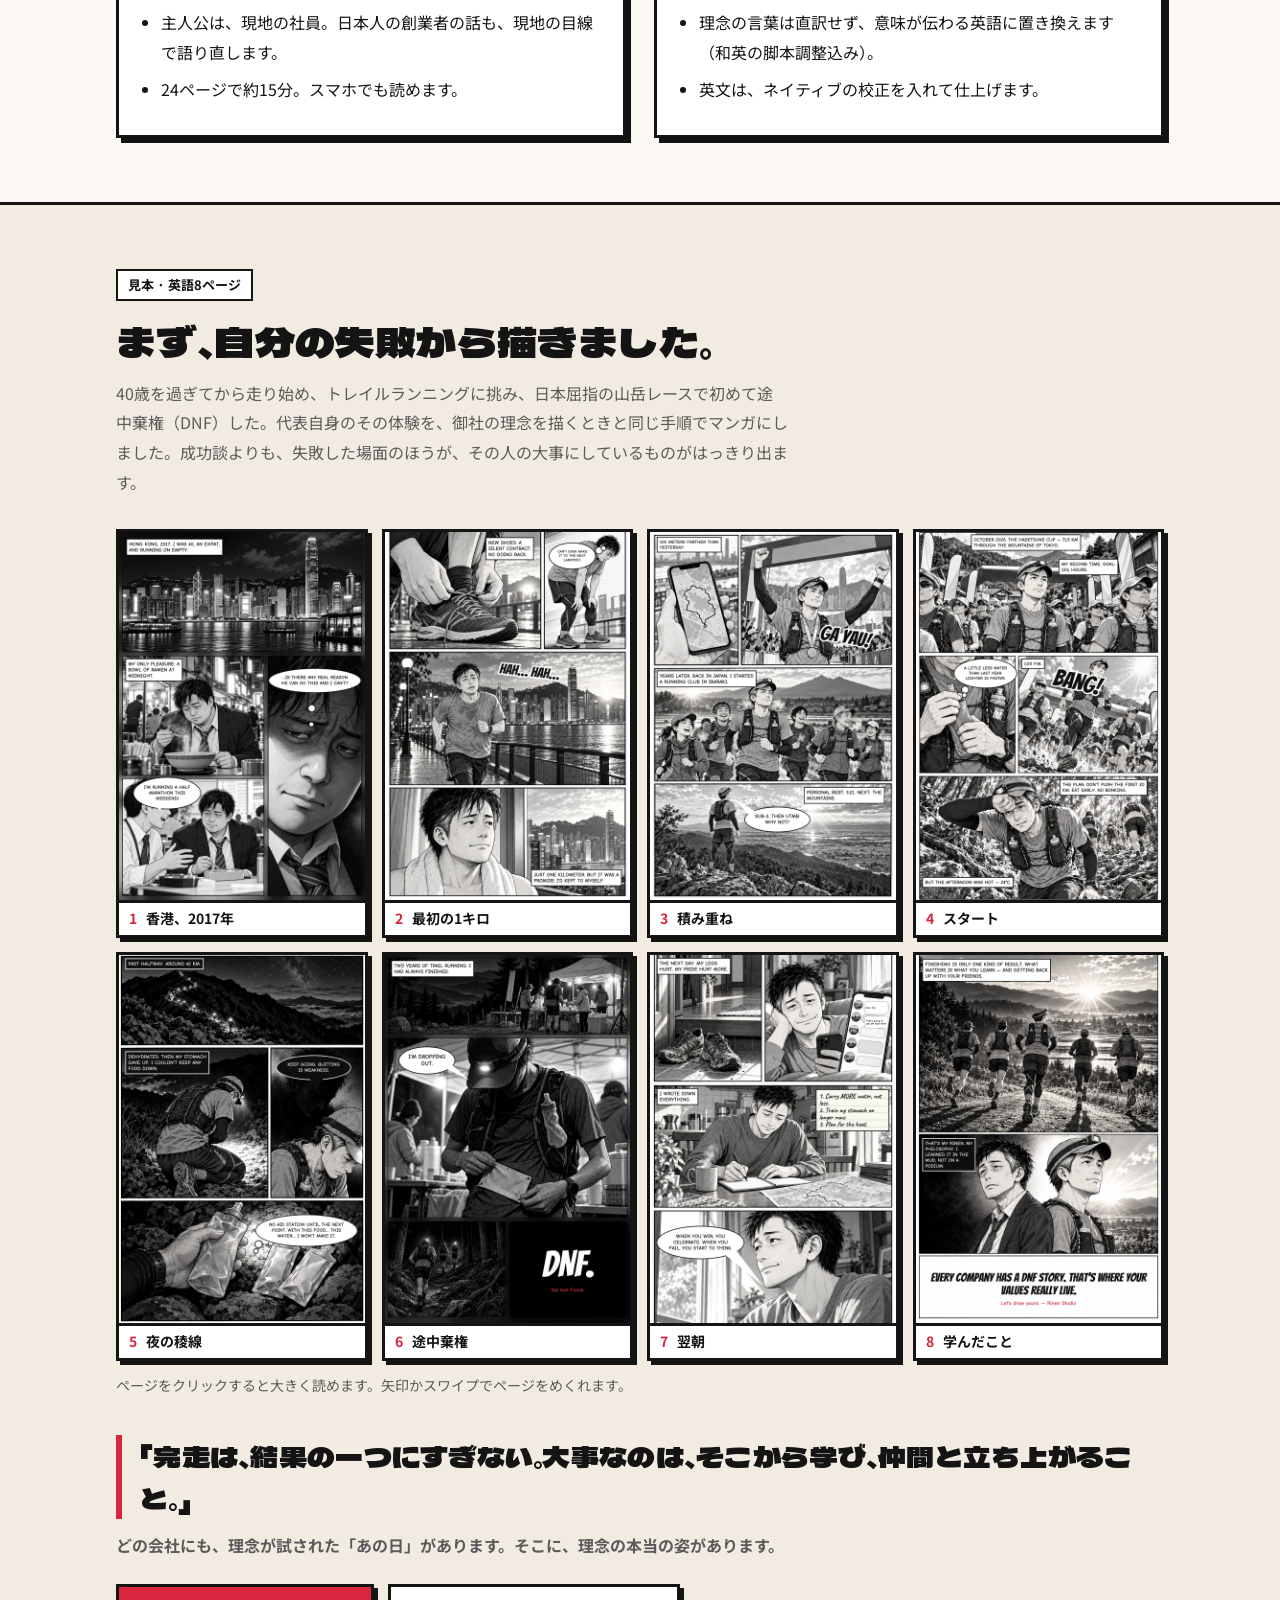
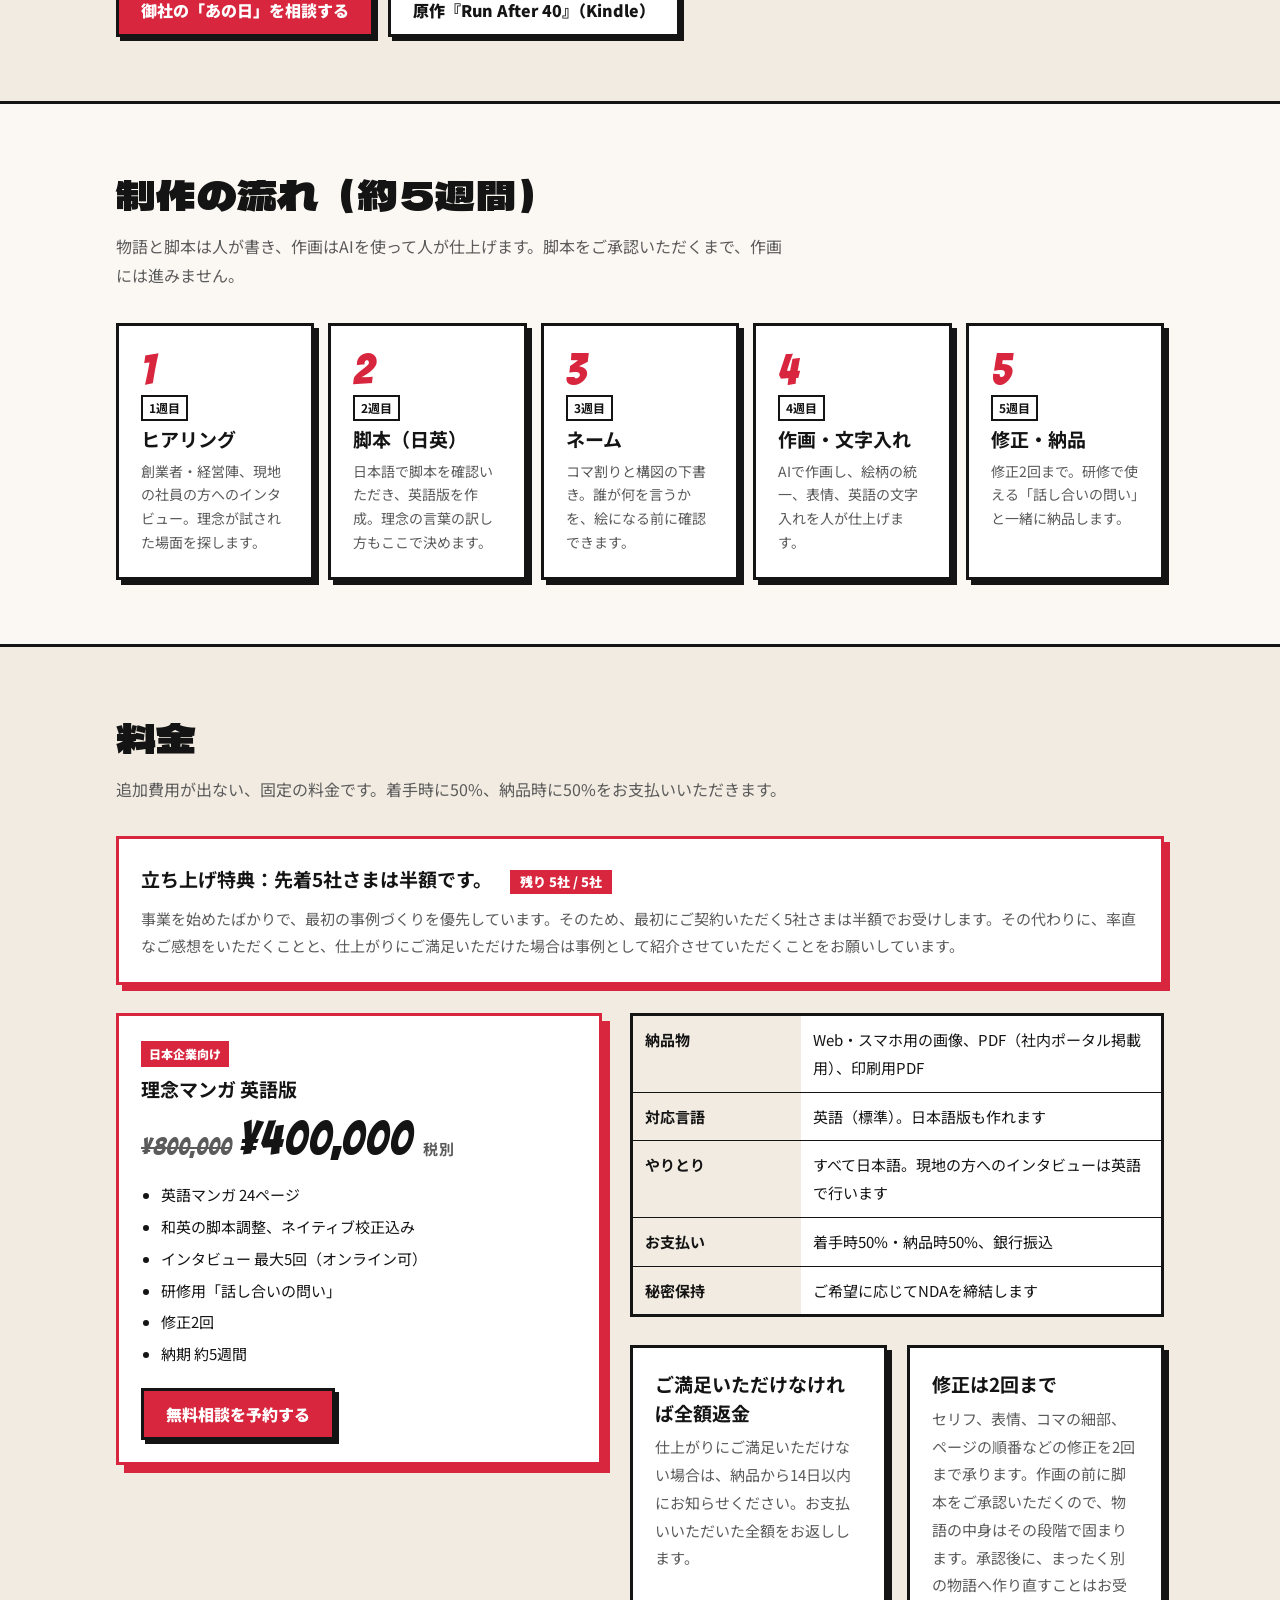
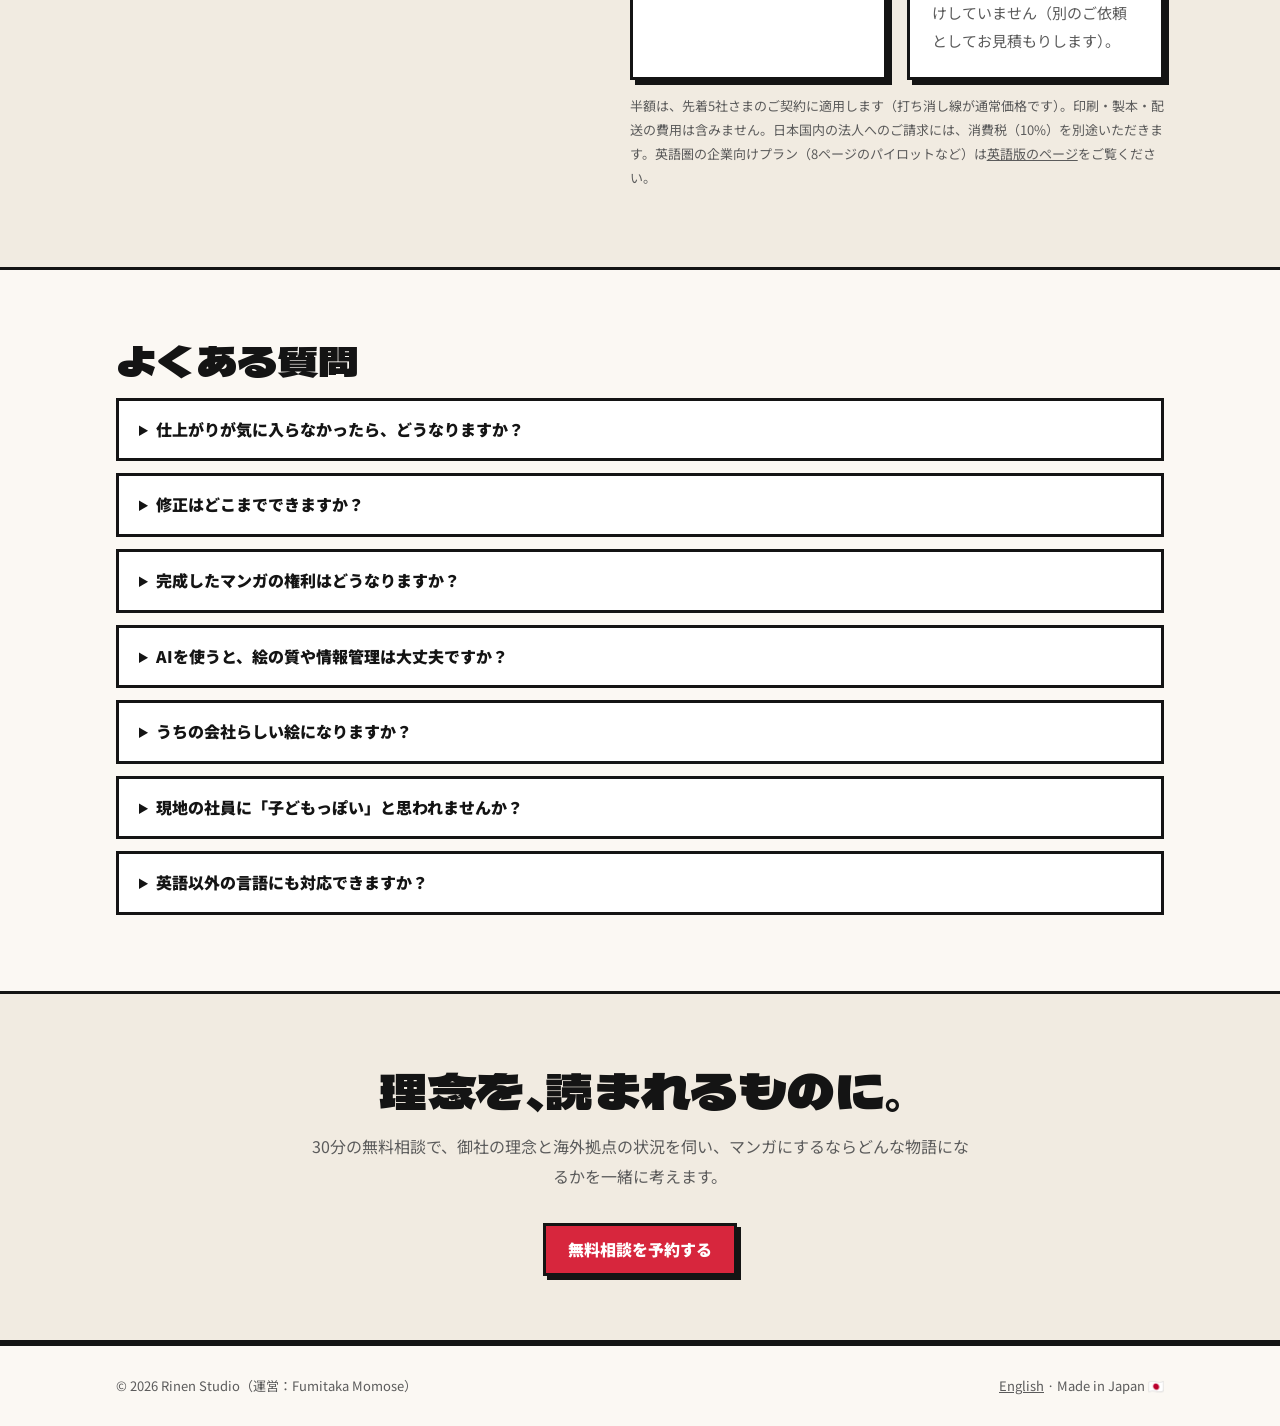
<file: 理念マンガ海外事業/lp/ja/index.html>
<!doctype html>
<html lang="ja">
<head>
<meta charset="utf-8">
<meta name="viewport" content="width=device-width, initial-scale=1">
<title>Rinen Studio｜理念マンガ 英語版</title>
<meta name="description" content="日本本社の企業理念を、海外拠点の社員が読める英語のマンガに。オンボーディングと理念研修でそのまま使える24ページの教材を制作します。">
<meta property="og:title" content="Rinen Studio｜海外拠点に「理念」を届ける英語マンガ">
<meta property="og:description" content="理念の英訳はあるのに、現地の社員に伝わらない。その差を、物語で埋めます。">
<meta property="og:type" content="website">
<link rel="alternate" hreflang="en" href="../">
<link rel="alternate" hreflang="ja" href="./">
<link rel="preconnect" href="https://fonts.googleapis.com">
<link rel="preconnect" href="https://fonts.gstatic.com" crossorigin>
<link href="https://fonts.googleapis.com/css2?family=Bangers&family=Dela+Gothic+One&family=Noto+Sans+JP:wght@400;700;900&display=swap" rel="stylesheet">
<style>
  /* ==== 公開前に差し替える ==== */
  /* FORM_URL  : 外部フォーム（Googleフォームなど） */
  /* KINDLE_URL: 差し替え済み（Run After 40、ASIN B0HKTXT48H） */

  :root {
    --bg: #fbf8f3;
    --surface: #ffffff;
    --ink: #141414;
    --muted: #5b5b5b;
    --line: #141414;
    --accent: #d7263d;
    --accent-ink: #ffffff;
    --soft: #f1ebe1;
    --tone: radial-gradient(#14141422 1px, transparent 1.2px);
  }
  @media (prefers-color-scheme: dark) {
    :root:not([data-theme="light"]) {
      --bg: #121212;
      --surface: #1c1c1c;
      --ink: #f2efe9;
      --muted: #b4b0a8;
      --line: #f2efe9;
      --accent: #ff4d5e;
      --accent-ink: #121212;
      --soft: #24221f;
      --tone: radial-gradient(#f2efe922 1px, transparent 1.2px);
    }
  }
  :root[data-theme="dark"] {
    --bg: #121212;
    --surface: #1c1c1c;
    --ink: #f2efe9;
    --muted: #b4b0a8;
    --line: #f2efe9;
    --accent: #ff4d5e;
    --accent-ink: #121212;
    --soft: #24221f;
    --tone: radial-gradient(#f2efe922 1px, transparent 1.2px);
  }

  * { box-sizing: border-box; }
  html { scroll-behavior: smooth; }
  body {
    margin: 0;
    background: var(--bg);
    color: var(--ink);
    font: 16px/1.85 "Noto Sans JP", system-ui, -apple-system, "Segoe UI", "Hiragino Sans", Meiryo, sans-serif;
    overflow-wrap: anywhere;
  }
  a { color: inherit; }
  .wrap { max-width: 1080px; margin: 0 auto; padding: 0 16px; }
  .display { font-family: "Dela Gothic One", "Noto Sans JP", sans-serif; font-weight: 400; letter-spacing: .01em; }
  .latin { font-family: Bangers, Impact, sans-serif; letter-spacing: .02em; }

  /* Header */
  header { border-bottom: 3px solid var(--line); background: var(--surface); position: sticky; top: 0; z-index: 10; }
  header .wrap { display: flex; align-items: center; justify-content: space-between; height: 60px; gap: 12px; }
  .logo { font-size: 28px; text-decoration: none; white-space: nowrap; }
  .logo span { color: var(--accent); }
  nav { display: flex; align-items: center; }
  nav a { margin-left: 18px; text-decoration: none; font-weight: 700; font-size: 14px; white-space: nowrap; }
  nav a:hover { color: var(--accent); }
  .lang { border: 2px solid var(--line); padding: 2px 8px; font-size: 13px; }
  @media (max-width: 760px) { nav a:not(.btn):not(.lang) { display: none; } nav a { margin-left: 10px; } }

  .btn {
    display: inline-block; background: var(--accent); color: var(--accent-ink);
    border: 3px solid var(--line); padding: 12px 22px; font-weight: 900; text-decoration: none;
    box-shadow: 4px 4px 0 var(--line); transition: transform .1s, box-shadow .1s; line-height: 1.4;
  }
  .btn:hover { transform: translate(-2px, -2px); box-shadow: 6px 6px 0 var(--line); }
  nav .btn { padding: 6px 12px; box-shadow: 3px 3px 0 var(--line); font-size: 13px; }
  .btn.ghost { background: var(--surface); color: var(--ink); }

  /* Hero */
  .hero { padding: 56px 0 48px; }
  .hero-grid { display: grid; grid-template-columns: 1.15fr 1fr; gap: 40px; align-items: center; }
  @media (max-width: 860px) { .hero-grid { grid-template-columns: 1fr; } }
  .kicker { display: inline-block; border: 2px solid var(--line); padding: 2px 10px; font-weight: 700; font-size: 13px; background: var(--surface); }
  h1 { font-size: clamp(32px, 5.4vw, 56px); line-height: 1.25; margin: 16px 0; }
  h1 em { font-style: normal; color: var(--accent); }
  .lead { font-size: 17px; color: var(--muted); max-width: 34em; }
  .cta-row { display: flex; gap: 14px; flex-wrap: wrap; margin-top: 24px; }

  .page {
    display: grid; grid-template-columns: 1fr 1fr; grid-template-rows: 150px 190px 130px; gap: 10px;
    border: 3px solid var(--line); padding: 10px; background: var(--surface); transform: rotate(1.2deg);
    box-shadow: 8px 8px 0 var(--line);
  }
  .panel { border: 3px solid var(--line); position: relative; overflow: hidden; background: var(--surface); padding: 12px; }
  .panel.tone { background-image: var(--tone); background-size: 6px 6px; }
  .p1 { grid-column: 1 / 3; }
  .p4 { grid-column: 1 / 3; }
  .bubble {
    background: var(--surface); border: 2.5px solid var(--line); border-radius: 50% / 45%;
    padding: 10px 16px; font-weight: 700; font-size: 13px; line-height: 1.4; display: inline-block; max-width: 88%;
    position: relative;
  }
  .bubble::after {
    content: ""; position: absolute; bottom: -12px; left: 28px; width: 18px; height: 14px;
    background: var(--surface); border-right: 2.5px solid var(--line); border-bottom: 2.5px solid var(--line);
    transform: skewX(-35deg) rotate(10deg);
  }
  .caption { position: absolute; top: 0; left: 0; background: var(--ink); color: var(--bg); font-size: 12px; font-weight: 700; padding: 1px 8px; }
  .sfx { position: absolute; right: 10px; bottom: 6px; font-size: 40px; color: var(--accent); transform: rotate(-8deg); }
  .speed { position: absolute; inset: 0; background: repeating-conic-gradient(from 0deg at 70% 60%, var(--soft) 0 4deg, transparent 4deg 9deg); opacity: .9; }
  .p1 { padding-top: 30px; }
  .p3 .bubble, .p4 .bubble { position: relative; z-index: 1; }
  .p3 { display: flex; align-items: flex-end; }
  .p4 { display: flex; align-items: center; justify-content: center; text-align: center; }
  .p4 strong { font-size: 22px; position: relative; z-index: 1; }

  /* Sections */
  section { padding: 64px 0; }
  section.alt { background: var(--soft); border-top: 3px solid var(--line); border-bottom: 3px solid var(--line); }
  h2 { font-size: clamp(26px, 4vw, 40px); line-height: 1.3; margin: 0 0 12px; }
  .sub { color: var(--muted); max-width: 42em; margin: 0 0 32px; }

  .stats { display: grid; grid-template-columns: repeat(3, 1fr); gap: 18px; }
  @media (max-width: 760px) { .stats { grid-template-columns: 1fr; } }
  .card { background: var(--surface); border: 3px solid var(--line); padding: 22px; box-shadow: 5px 5px 0 var(--line); }
  .card h3 { margin: 0 0 6px; font-size: 19px; line-height: 1.5; }
  .stat { font-size: 52px; line-height: 1.1; color: var(--accent); }
  .stat small { font-size: 22px; }
  .card p { margin: 10px 0 0; }
  .src { font-size: 12px; color: var(--muted); margin-top: 10px; display: block; }

  .two { display: grid; grid-template-columns: 1fr 1fr; gap: 28px; }
  @media (max-width: 760px) { .two { grid-template-columns: 1fr; } }
  ul.list { padding-left: 20px; margin: 0; }
  ul.list li { margin-bottom: 8px; }

  .steps { display: grid; grid-template-columns: repeat(5, 1fr); gap: 14px; counter-reset: s; }
  @media (max-width: 960px) { .steps { grid-template-columns: 1fr 1fr; } }
  @media (max-width: 520px) { .steps { grid-template-columns: 1fr; } }
  .step { counter-increment: s; }
  .step::before { content: counter(s); font-family: Bangers, Impact, sans-serif; font-size: 44px; color: var(--accent); line-height: 1; display: block; }
  .step .wk { font-size: 12px; font-weight: 700; border: 2px solid var(--line); padding: 0 6px; display: inline-block; margin-bottom: 4px; }
  .step p { margin: 0; color: var(--muted); font-size: 14px; line-height: 1.7; }

  .offer { display: grid; grid-template-columns: 1fr 1.1fr; gap: 28px; align-items: start; }
  @media (max-width: 860px) { .offer { grid-template-columns: 1fr; } }
  .plan.featured { border-color: var(--accent); box-shadow: 8px 8px 0 var(--accent); }
  .plan .tag { display: inline-block; background: var(--accent); color: var(--accent-ink); font-size: 12px; font-weight: 900; padding: 2px 8px; margin-bottom: 8px; }
  .price { font-size: 48px; margin: 6px 0 0; line-height: 1.2; }
  .price small { font-family: "Noto Sans JP", sans-serif; font-size: 15px; color: var(--muted); font-weight: 700; }
  .plan ul { padding-left: 20px; margin: 14px 0 20px; }
  .plan li { margin-bottom: 4px; font-size: 15px; }
  table.spec { width: 100%; border-collapse: collapse; font-size: 15px; background: var(--surface); border: 3px solid var(--line); }
  table.spec th, table.spec td { border-bottom: 1px solid var(--line); padding: 10px 12px; text-align: left; vertical-align: top; }
  table.spec th { width: 32%; background: var(--soft); white-space: nowrap; }
  .note { font-size: 13px; color: var(--muted); margin-top: 14px; }
  .was { font-size: .5em; color: var(--muted); text-decoration: line-through; margin-right: 6px; }
  .launch { border-color: var(--accent); box-shadow: 6px 6px 0 var(--accent); margin-bottom: 28px; display: flex; flex-wrap: wrap; gap: 8px 18px; align-items: baseline; }
  .launch strong { font-size: 19px; }
  .launch .spots { background: var(--accent); color: var(--accent-ink); font-weight: 900; font-size: 13px; padding: 0 10px; }
  .launch p { margin: 0; flex-basis: 100%; color: var(--muted); font-size: 15px; }
  .promise { display: grid; grid-template-columns: 1fr 1fr; gap: 20px; margin-top: 28px; }
  @media (max-width: 760px) { .promise { grid-template-columns: 1fr; } }
  .promise p { margin: 0; font-size: 15px; color: var(--muted); }
  .hero-offer { margin-top: 14px; font-size: 14px; font-weight: 700; }
  .hero-offer b { color: var(--accent); }

  .sample-grid { display: grid; grid-template-columns: repeat(4, 1fr); gap: 14px; }
  @media (max-width: 760px) { .sample-grid { grid-template-columns: repeat(2, 1fr); } }
  .sp {
    margin: 0; position: relative; border: 3px solid var(--line); overflow: hidden;
    background: var(--surface); box-shadow: 4px 4px 0 var(--line); display: flex; flex-direction: column;
  }
  .sp::before { content: "Coming soon"; aspect-ratio: 2 / 3; display: grid; place-items: center; font-family: Bangers, Impact, sans-serif; font-size: 22px; color: var(--muted); background: var(--tone); background-size: 6px 6px; }
  .sp:has(img)::before { display: none; }
  .sp img { display: block; width: 100%; aspect-ratio: 2 / 3; object-fit: cover; }
  .sp:has(img) { cursor: zoom-in; transition: transform .1s, box-shadow .1s; }
  .sp:has(img):hover, .sp:has(img):focus-visible { transform: translate(-2px, -2px); box-shadow: 6px 6px 0 var(--line); outline: none; }
  .sp figcaption { border-top: 3px solid var(--line); padding: 6px 10px; font-weight: 700; font-size: 14px; line-height: 1.4; }
  .sp figcaption b { color: var(--accent); margin-right: 6px; }
  .read-hint { font-size: 14px; color: var(--muted); margin: 12px 0 0; }

  /* Reader (click a page to read it full size) */
  .reader { padding: 0; border: 0; background: transparent; max-width: none; max-height: none; width: 100vw; height: 100dvh; margin: 0; }
  .reader::backdrop { background: rgba(10, 10, 10, .92); }
  .reader-inner { position: relative; width: 100%; height: 100%; display: flex; flex-direction: column; align-items: center; justify-content: center; gap: 10px; padding: 52px 64px 16px; box-sizing: border-box; }
  .reader img { max-width: 100%; max-height: calc(100dvh - 110px); width: auto; height: auto; border: 3px solid #f2efe9; background: #fff; touch-action: pan-y pinch-zoom; }
  .reader-count { color: #f2efe9; font-weight: 700; font-size: 14px; }
  .reader button { position: absolute; background: #f2efe9; color: #141414; border: 3px solid #141414; font: 800 22px/1 system-ui, sans-serif; width: 48px; height: 48px; cursor: pointer; box-shadow: 3px 3px 0 #d7263d; }
  .reader button:hover { background: #fff; }
  .reader button:disabled { opacity: .35; cursor: default; }
  .reader .r-close { top: 10px; right: 10px; }
  .reader .r-prev { left: 8px; top: 50%; transform: translateY(-50%); }
  .reader .r-next { right: 8px; top: 50%; transform: translateY(-50%); }
  @media (max-width: 600px) {
    .reader-inner { padding: 56px 8px 72px; }
    .reader img { max-height: calc(100dvh - 140px); }
    .reader .r-prev, .reader .r-next { top: auto; bottom: 12px; transform: none; }
    .reader .r-prev { left: calc(50% - 60px); }
    .reader .r-next { right: calc(50% - 60px); }
  }
  .pull { font-size: clamp(20px, 2.8vw, 28px); line-height: 1.5; margin: 36px 0 12px; padding-left: 18px; border-left: 6px solid var(--accent); }

  details { background: var(--surface); border: 3px solid var(--line); padding: 14px 20px; margin-bottom: 12px; }
  summary { font-weight: 900; cursor: pointer; }
  details p { margin: 10px 0 0; color: var(--muted); }

  .final { text-align: center; }
  .final h2 { font-size: clamp(28px, 4.6vw, 48px); }
  footer { border-top: 3px solid var(--line); padding: 28px 0; font-size: 13px; color: var(--muted); }
  footer .wrap { display: flex; justify-content: space-between; flex-wrap: wrap; gap: 10px; }
</style>
</head>
<body>

<header>
  <div class="wrap">
    <a class="logo latin" href="#top">Rinen<span>Studio</span></a>
    <nav>
      <a href="#problem">課題</a>
      <a href="#sample">見本</a>
      <a href="#how">制作の流れ</a>
      <a href="#pricing">料金</a>
      <a href="#faq">よくある質問</a>
      <a class="lang" href="../" hreflang="en" lang="en">EN</a>
      <a class="btn" href="FORM_URL" target="_blank" rel="noopener">無料相談</a>
    </nav>
  </div>
</header>

<main id="top">
  <!-- HERO -->
  <div class="hero">
    <div class="wrap hero-grid">
      <div>
        <span class="kicker">海外拠点をお持ちの日本企業の、人事・経営企画・広報の方へ</span>
        <h1 class="display">その理念、<br>現地の社員に<br><em>読まれて</em>いますか。</h1>
        <p class="lead">日本本社の企業理念を、海外拠点の社員が自分ごととして読める<strong>英語のマンガ</strong>にします。創業の想いや、理念が試された場面を物語にした24ページ。オンボーディングと理念研修で、そのまま使える教材です。</p>
        <div class="cta-row">
          <a class="btn" href="FORM_URL" target="_blank" rel="noopener">30分の無料相談を予約する</a>
          <a class="btn ghost" href="#sample">8ページの見本を見る</a>
        </div>
        <p class="hero-offer"><b>立ち上げ特典：</b>先着5社さま 半額 · ご満足いただけなければ全額返金</p>
      </div>
      <div class="page" aria-hidden="true">
        <div class="panel p1 tone"><span class="caption">Day 1 · Bangkok</span><span class="bubble" lang="en">“Our philosophy is… the one in the handbook?”</span></div>
        <div class="panel p2"><span class="bubble" lang="en">“Why did the founder start this?”</span><span class="sfx latin">?!</span></div>
        <div class="panel p3"><div class="speed"></div><span class="bubble" lang="en">“Oh — <em>that’s</em> what ‘sanpo-yoshi’ means.”</span></div>
        <div class="panel p4 tone"><strong class="display">訳すのではなく、伝える。</strong></div>
      </div>
    </div>
  </div>

  <!-- PROBLEM -->
  <section class="alt" id="problem">
    <div class="wrap">
      <h2 class="display">英訳はある。でも、伝わっていない。</h2>
      <p class="sub">理念の英訳はハンドブックに載っている。朝礼でも唱和している。それでも現地の社員に聞くと、「その言葉が、自分の仕事のどの場面の話なのか」がわからない。日本語の理念は、背景にある物語と一緒でないと伝わりにくい言葉です。</p>
      <div class="stats">
        <div class="card">
          <div class="stat latin">24,058<small class="display">社</small></div>
          <p>日本企業の海外現地法人の数。従業者は約532万人。</p>
          <span class="src">出典：経済産業省「第54回 海外事業活動基本調査」（2024年3月末時点）</span>
        </div>
        <div class="card">
          <div class="stat latin">27%</div>
          <p>自社の価値観を「強く信じている」と答えた社員の割合（米国の調査）。</p>
          <a class="src" href="https://www.gallup.com/workplace/243434/time-core-values-audit.aspx" target="_blank" rel="noopener">出典：Gallup</a>
        </div>
        <div class="card">
          <div class="stat latin">12%</div>
          <p>自社のオンボーディングが「非常にうまくいっている」と強く思う社員の割合。</p>
          <a class="src" href="https://www.gallup.com/workplace/247172/problems-onboarding-program.aspx" target="_blank" rel="noopener">出典：Gallup</a>
        </div>
      </div>
    </div>
  </section>

  <!-- WHY MANGA -->
  <section id="why">
    <div class="wrap">
      <h2 class="display">なぜ、マンガなのか。</h2>
      <p class="sub">人は、意思の力だけでは変わり続けられません。その価値観が息づく「場面」に身を置いてはじめて、言葉が腹に落ちます。マンガは、読む人をその場面に立たせることができる表現です。</p>
      <div class="two">
        <div class="card">
          <h3>標語ではなく、物語で</h3>
          <ul class="list">
            <li>理念を、現地の社員が実際に直面する<strong>迷いの場面</strong>として描きます。</li>
            <li>主人公は、現地の社員。日本人の創業者の話も、現地の目線で語り直します。</li>
            <li>24ページで約15分。スマホでも読めます。</li>
          </ul>
        </div>
        <div class="card">
          <h3>日本語で相談でき、英語で伝わる</h3>
          <ul class="list">
            <li>打ち合わせ、脚本の確認、請求まで、<strong>すべて日本語</strong>で進めます。</li>
            <li>理念の言葉は直訳せず、意味が伝わる英語に置き換えます（和英の脚本調整込み）。</li>
            <li>英文は、ネイティブの校正を入れて仕上げます。</li>
          </ul>
        </div>
      </div>
    </div>
  </section>

  <!-- SAMPLE -->
  <section class="alt" id="sample">
    <div class="wrap">
      <span class="kicker">見本 · 英語8ページ</span>
      <h2 class="display" style="margin-top:14px">まず、自分の失敗から描きました。</h2>
      <p class="sub">40歳を過ぎてから走り始め、トレイルランニングに挑み、日本屈指の山岳レースで初めて途中棄権（DNF）した。代表自身のその体験を、御社の理念を描くときと同じ手順でマンガにしました。成功談よりも、失敗した場面のほうが、その人の大事にしているものがはっきり出ます。</p>
      <div class="sample-grid">
        <figure class="sp"><img src="../sample/p1.webp" alt="1ページ目：香港、2017年" loading="lazy" onerror="this.remove()"><figcaption><b>1</b> 香港、2017年</figcaption></figure>
        <figure class="sp"><img src="../sample/p2.webp" alt="2ページ目：最初の1キロ" loading="lazy" onerror="this.remove()"><figcaption><b>2</b> 最初の1キロ</figcaption></figure>
        <figure class="sp"><img src="../sample/p3.webp" alt="3ページ目：積み重ね" loading="lazy" onerror="this.remove()"><figcaption><b>3</b> 積み重ね</figcaption></figure>
        <figure class="sp"><img src="../sample/p4.webp" alt="4ページ目：スタート" loading="lazy" onerror="this.remove()"><figcaption><b>4</b> スタート</figcaption></figure>
        <figure class="sp"><img src="../sample/p5.webp" alt="5ページ目：夜の稜線" loading="lazy" onerror="this.remove()"><figcaption><b>5</b> 夜の稜線</figcaption></figure>
        <figure class="sp"><img src="../sample/p6.webp" alt="6ページ目：途中棄権" loading="lazy" onerror="this.remove()"><figcaption><b>6</b> 途中棄権</figcaption></figure>
        <figure class="sp"><img src="../sample/p7.webp" alt="7ページ目：翌朝" loading="lazy" onerror="this.remove()"><figcaption><b>7</b> 翌朝</figcaption></figure>
        <figure class="sp"><img src="../sample/p8.webp" alt="8ページ目：学んだこと" loading="lazy" onerror="this.remove()"><figcaption><b>8</b> 学んだこと</figcaption></figure>
      </div>
      <p class="read-hint">ページをクリックすると大きく読めます。矢印かスワイプでページをめくれます。</p>
      <blockquote class="pull display">「完走は、結果の一つにすぎない。大事なのは、そこから学び、仲間と立ち上がること。」</blockquote>
      <p class="sub" style="margin-bottom:0"><strong>どの会社にも、理念が試された「あの日」があります。そこに、理念の本当の姿があります。</strong></p>
      <div class="cta-row">
        <a class="btn" href="FORM_URL" target="_blank" rel="noopener">御社の「あの日」を相談する</a>
        <a class="btn ghost" href="https://www.amazon.com/dp/B0HKTXT48H" target="_blank" rel="noopener">原作『Run After 40』（Kindle）</a>
      </div>
    </div>
  </section>

  <!-- HOW IT WORKS -->
  <section id="how">
    <div class="wrap">
      <h2 class="display">制作の流れ（約5週間）</h2>
      <p class="sub">物語と脚本は人が書き、作画はAIを使って人が仕上げます。脚本をご承認いただくまで、作画には進みません。</p>
      <div class="steps">
        <div class="card step"><span class="wk">1週目</span><h3>ヒアリング</h3><p>創業者・経営陣、現地の社員の方へのインタビュー。理念が試された場面を探します。</p></div>
        <div class="card step"><span class="wk">2週目</span><h3>脚本（日英）</h3><p>日本語で脚本を確認いただき、英語版を作成。理念の言葉の訳し方もここで決めます。</p></div>
        <div class="card step"><span class="wk">3週目</span><h3>ネーム</h3><p>コマ割りと構図の下書き。誰が何を言うかを、絵になる前に確認できます。</p></div>
        <div class="card step"><span class="wk">4週目</span><h3>作画・文字入れ</h3><p>AIで作画し、絵柄の統一、表情、英語の文字入れを人が仕上げます。</p></div>
        <div class="card step"><span class="wk">5週目</span><h3>修正・納品</h3><p>修正2回まで。研修で使える「話し合いの問い」と一緒に納品します。</p></div>
      </div>
    </div>
  </section>

  <!-- PRICING -->
  <section class="alt" id="pricing">
    <div class="wrap">
      <h2 class="display">料金</h2>
      <p class="sub">追加費用が出ない、固定の料金です。着手時に50%、納品時に50%をお支払いいただきます。</p>
      <div class="card launch">
        <strong>立ち上げ特典：先着5社さまは半額です。</strong>
        <span class="spots">残り 5社 / 5社</span>
        <p>事業を始めたばかりで、最初の事例づくりを優先しています。そのため、最初にご契約いただく5社さまは半額でお受けします。その代わりに、率直なご感想をいただくことと、仕上がりにご満足いただけた場合は事例として紹介させていただくことをお願いしています。</p>
      </div>
      <div class="offer">
        <div class="card plan featured">
          <span class="tag">日本企業向け</span>
          <h3>理念マンガ 英語版</h3>
          <div class="price latin"><s class="was">¥800,000</s>¥400,000 <small>税別</small></div>
          <ul>
            <li>英語マンガ 24ページ</li>
            <li>和英の脚本調整、ネイティブ校正込み</li>
            <li>インタビュー 最大5回（オンライン可）</li>
            <li>研修用「話し合いの問い」</li>
            <li>修正2回</li>
            <li>納期 約5週間</li>
          </ul>
          <a class="btn" href="FORM_URL" target="_blank" rel="noopener">無料相談を予約する</a>
        </div>
        <div>
          <table class="spec">
            <tr><th>納品物</th><td>Web・スマホ用の画像、PDF（社内ポータル掲載用）、印刷用PDF</td></tr>
            <tr><th>対応言語</th><td>英語（標準）。日本語版も作れます</td></tr>
            <tr><th>やりとり</th><td>すべて日本語。現地の方へのインタビューは英語で行います</td></tr>
            <tr><th>お支払い</th><td>着手時50%・納品時50%、銀行振込</td></tr>
            <tr><th>秘密保持</th><td>ご希望に応じてNDAを締結します</td></tr>
          </table>
          <div class="promise">
        <div class="card">
          <h3>ご満足いただけなければ全額返金</h3>
          <p>仕上がりにご満足いただけない場合は、納品から14日以内にお知らせください。お支払いいただいた全額をお返しします。</p>
        </div>
        <div class="card">
          <h3>修正は2回まで</h3>
          <p>セリフ、表情、コマの細部、ページの順番などの修正を2回まで承ります。作画の前に脚本をご承認いただくので、物語の中身はその段階で固まります。承認後に、まったく別の物語へ作り直すことはお受けしていません（別のご依頼としてお見積もりします）。</p>
        </div>
      </div>
      <p class="note">半額は、先着5社さまのご契約に適用します（打ち消し線が通常価格です）。印刷・製本・配送の費用は含みません。日本国内の法人へのご請求には、消費税（10%）を別途いただきます。英語圏の企業向けプラン（8ページのパイロットなど）は<a href="../#pricing">英語版のページ</a>をご覧ください。</p>
        </div>
      </div>
    </div>
  </section>

  <!-- FAQ -->
  <section id="faq">
    <div class="wrap">
      <h2 class="display">よくある質問</h2>
      <details>
        <summary>仕上がりが気に入らなかったら、どうなりますか？</summary>
        <p>全額をお返しします。納品から14日以内にお知らせいただければ、お支払いいただいた全額を返金します。返金後は、納品データのご利用をお控えください。</p>
      </details>
      <details>
        <summary>修正はどこまでできますか？</summary>
        <p>作画が終わった後に、セリフ、表情、コマの細部、ページの順番などの修正を2回まで承ります。作画の前には脚本をご確認いただき、その段階では納得いくまで直せます。ただし、承認いただいた物語を、作画の後でまったく別の物語に差し替えることは料金の範囲外です。その場合は、新しいご依頼としてお見積もりします。</p>
      </details>
      <details>
        <summary>完成したマンガの権利はどうなりますか？</summary>
        <p>人が作った部分（物語、脚本、コマ割り、編集、文字入れ）の権利は、法律上可能な範囲ですべて御社に移転します。AIだけで生成した画像は、国によっては著作権の保護を受けられない場合があります。この点は契約前に書面でご説明します。</p>
      </details>
      <details>
        <summary>AIを使うと、絵の質や情報管理は大丈夫ですか？</summary>
        <p>作画にはAIを使いますが、物語、脚本、構図、最終の仕上げはすべて人が行います。使うツールは事前にお伝えし、御社の資料をAIツールに入れるのは、同意をいただいた範囲だけです。</p>
      </details>
      <details>
        <summary>うちの会社らしい絵になりますか？</summary>
        <p>はい。現地の職場（オフィス、工場、店舗など）と実際の場面をもとに、登場人物と背景を作ります。既存のマンガのキャラクターを真似たり、実在の人物を同意なく描いたりすることはありません。</p>
      </details>
      <details>
        <summary>現地の社員に「子どもっぽい」と思われませんか？</summary>
        <p>理想のヒーローが標語を語る話にはしません。インタビューをもとに、迷い、失敗する登場人物を描きます。正直な物語ほど、大人の社員にも読まれます。</p>
      </details>
      <details>
        <summary>英語以外の言語にも対応できますか？</summary>
        <p>英語が標準です。ほかの言語はご相談ください。</p>
      </details>
    </div>
  </section>

  <!-- FINAL CTA -->
  <section class="alt final">
    <div class="wrap">
      <h2 class="display">理念を、読まれるものに。</h2>
      <p class="sub" style="margin-left:auto;margin-right:auto">30分の無料相談で、御社の理念と海外拠点の状況を伺い、マンガにするならどんな物語になるかを一緒に考えます。</p>
      <a class="btn" href="FORM_URL" target="_blank" rel="noopener">無料相談を予約する</a>
    </div>
  </section>
</main>

<footer>
  <div class="wrap">
    <span>© 2026 Rinen Studio（運営：Fumitaka Momose）</span>
    <span><a href="../" hreflang="en" lang="en">English</a> · Made in Japan 🇯🇵</span>
  </div>
</footer>


<dialog class="reader" id="reader" aria-label="サンプル漫画を読む">
  <div class="reader-inner">
    <img id="reader-img" alt="">
    <span class="reader-count" id="reader-count" aria-live="polite"></span>
    <button type="button" class="r-close" aria-label="閉じる">×</button>
    <button type="button" class="r-prev" aria-label="前のページ">‹</button>
    <button type="button" class="r-next" aria-label="次のページ">›</button>
  </div>
</dialog>
<script>
(() => {
  const dlg = document.getElementById("reader");
  const img = document.getElementById("reader-img");
  const count = document.getElementById("reader-count");
  const prev = dlg.querySelector(".r-prev"), next = dlg.querySelector(".r-next");
  if (!dlg.showModal) return;
  const pages = () => [...document.querySelectorAll(".sp img")];
  let i = 0, x0 = null;
  function show(n) {
    const list = pages();
    if (!list.length) return;
    i = Math.max(0, Math.min(n, list.length - 1));
    img.src = list[i].currentSrc || list[i].src;
    img.alt = list[i].alt;
    count.textContent = (i + 1) + " / " + list.length;
    prev.disabled = i === 0;
    next.disabled = i === list.length - 1;
    if (list[i + 1]) new Image().src = list[i + 1].src;
  }
  document.querySelectorAll(".sp").forEach((fig) => {
    const open = () => {
      const list = pages(), im = fig.querySelector("img");
      if (!im) return;
      show(list.indexOf(im));
      dlg.showModal();
    };
    if (fig.querySelector("img")) {
      fig.tabIndex = 0;
      fig.setAttribute("role", "button");
      fig.setAttribute("aria-label", "大きく読む：" + fig.querySelector("img").alt);
    }
    fig.addEventListener("click", open);
    fig.addEventListener("keydown", (e) => { if (e.key === "Enter" || e.key === " ") { e.preventDefault(); open(); } });
  });
  prev.addEventListener("click", () => show(i - 1));
  next.addEventListener("click", () => show(i + 1));
  dlg.querySelector(".r-close").addEventListener("click", () => dlg.close());
  dlg.addEventListener("click", (e) => { if (e.target === dlg || e.target.classList.contains("reader-inner")) dlg.close(); });
  dlg.addEventListener("keydown", (e) => {
    if (e.key === "ArrowRight") show(i + 1);
    if (e.key === "ArrowLeft") show(i - 1);
  });
  img.addEventListener("pointerdown", (e) => { x0 = e.clientX; });
  img.addEventListener("pointerup", (e) => {
    if (x0 === null) return;
    const dx = e.clientX - x0; x0 = null;
    if (Math.abs(dx) > 40) show(i + (dx < 0 ? 1 : -1));
  });
})();
</script>

</body>
</html>
</file>
